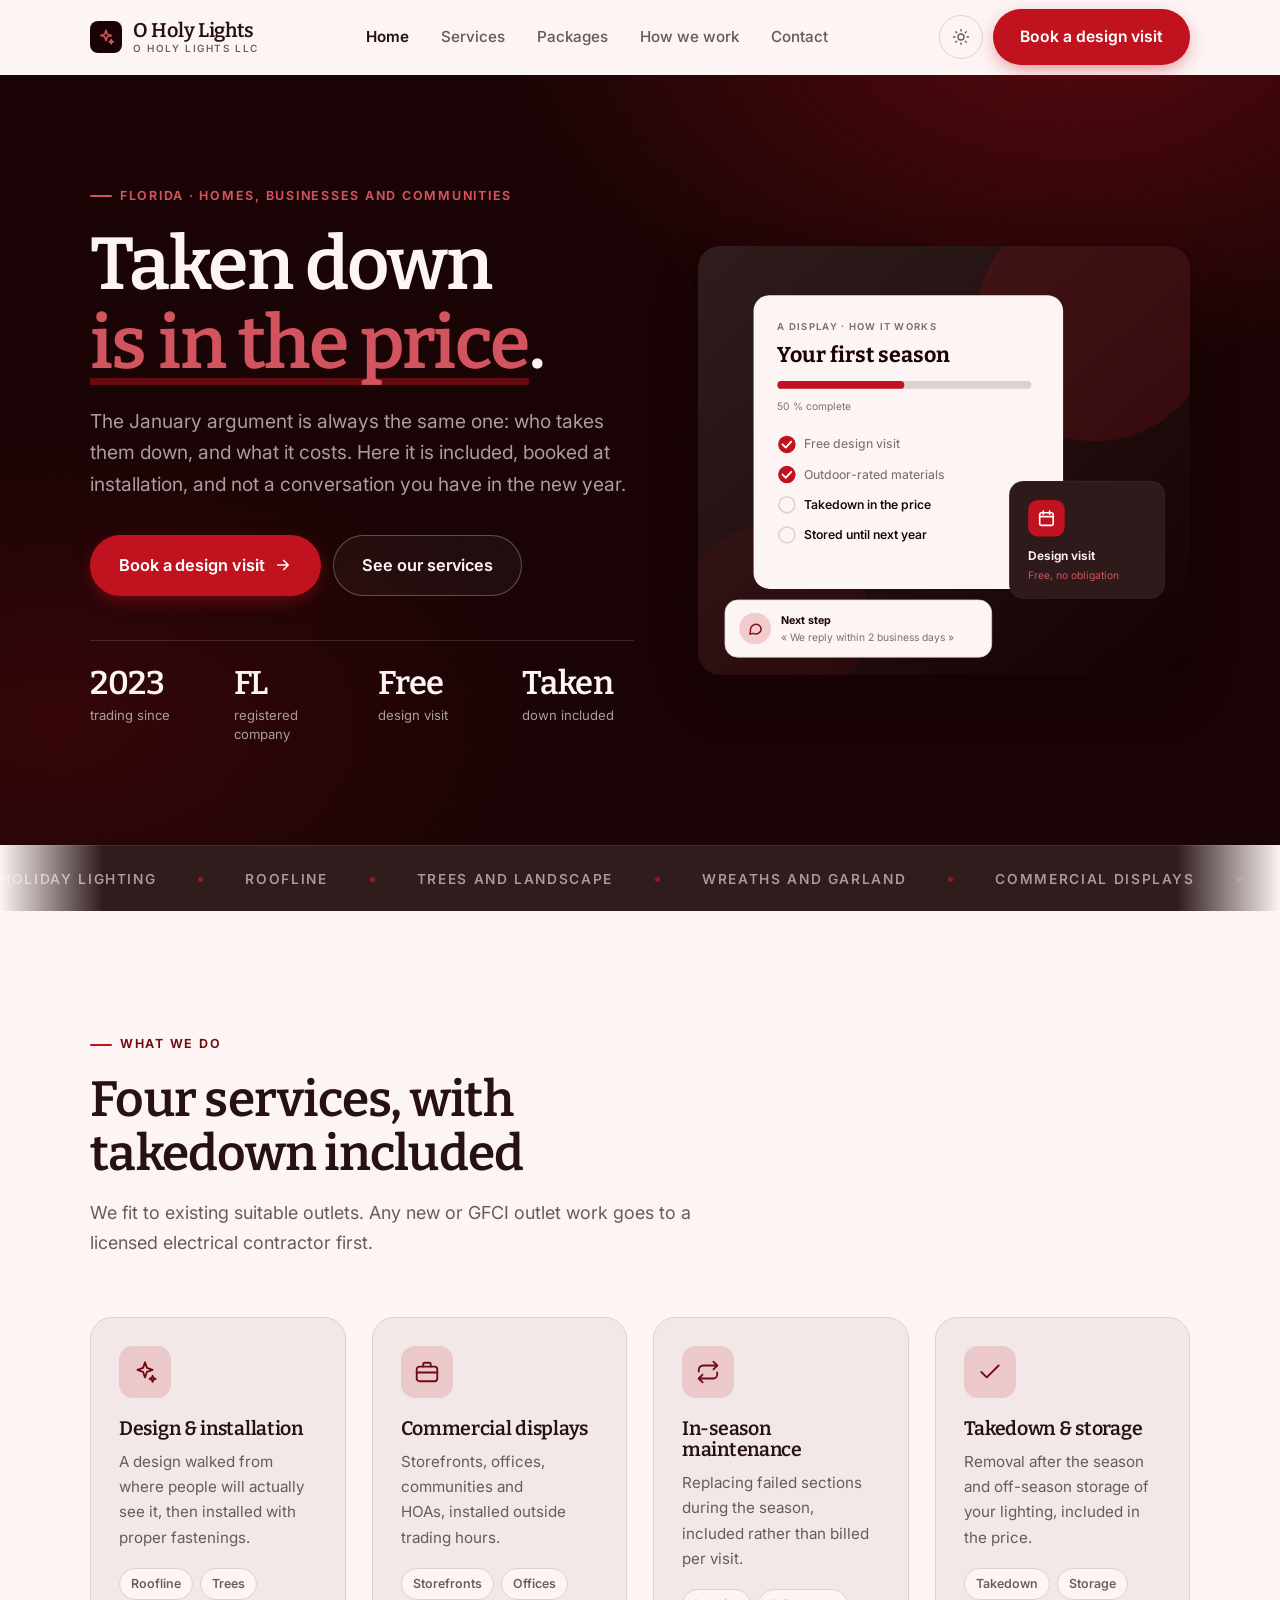
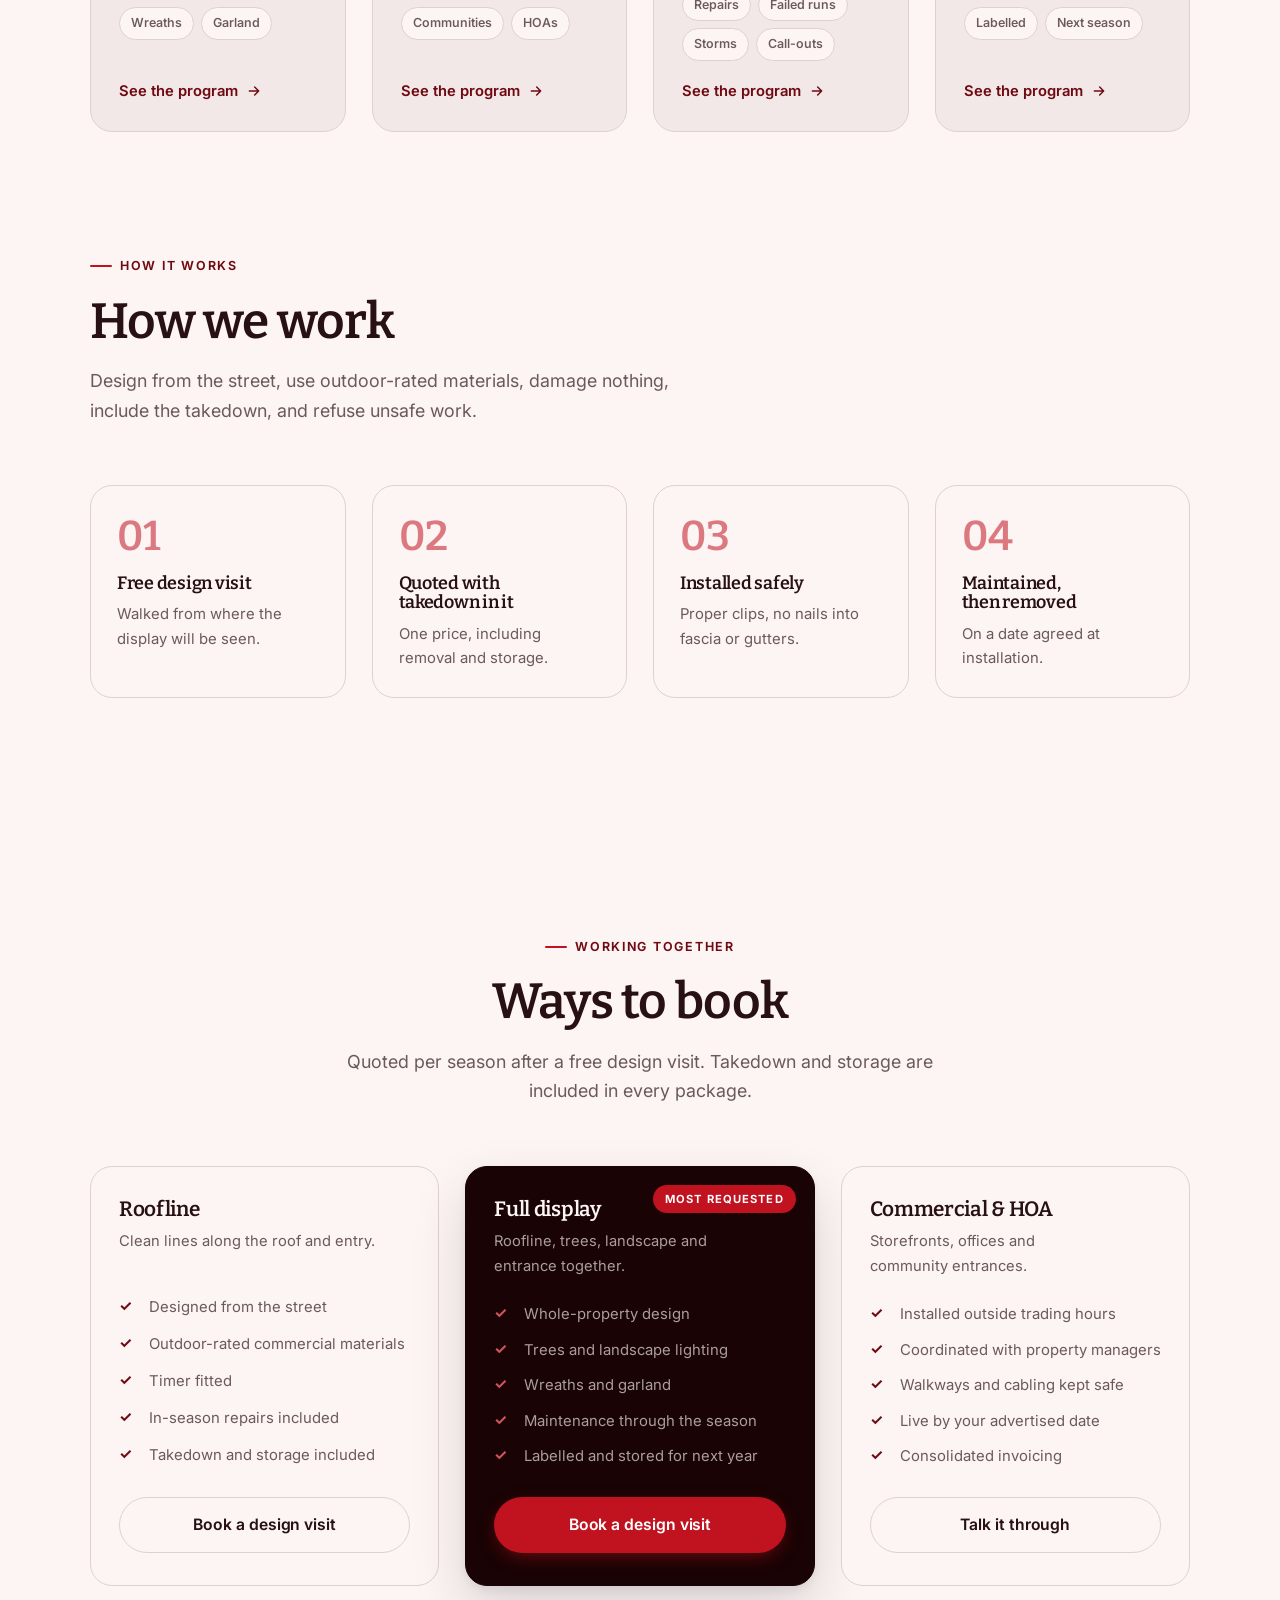
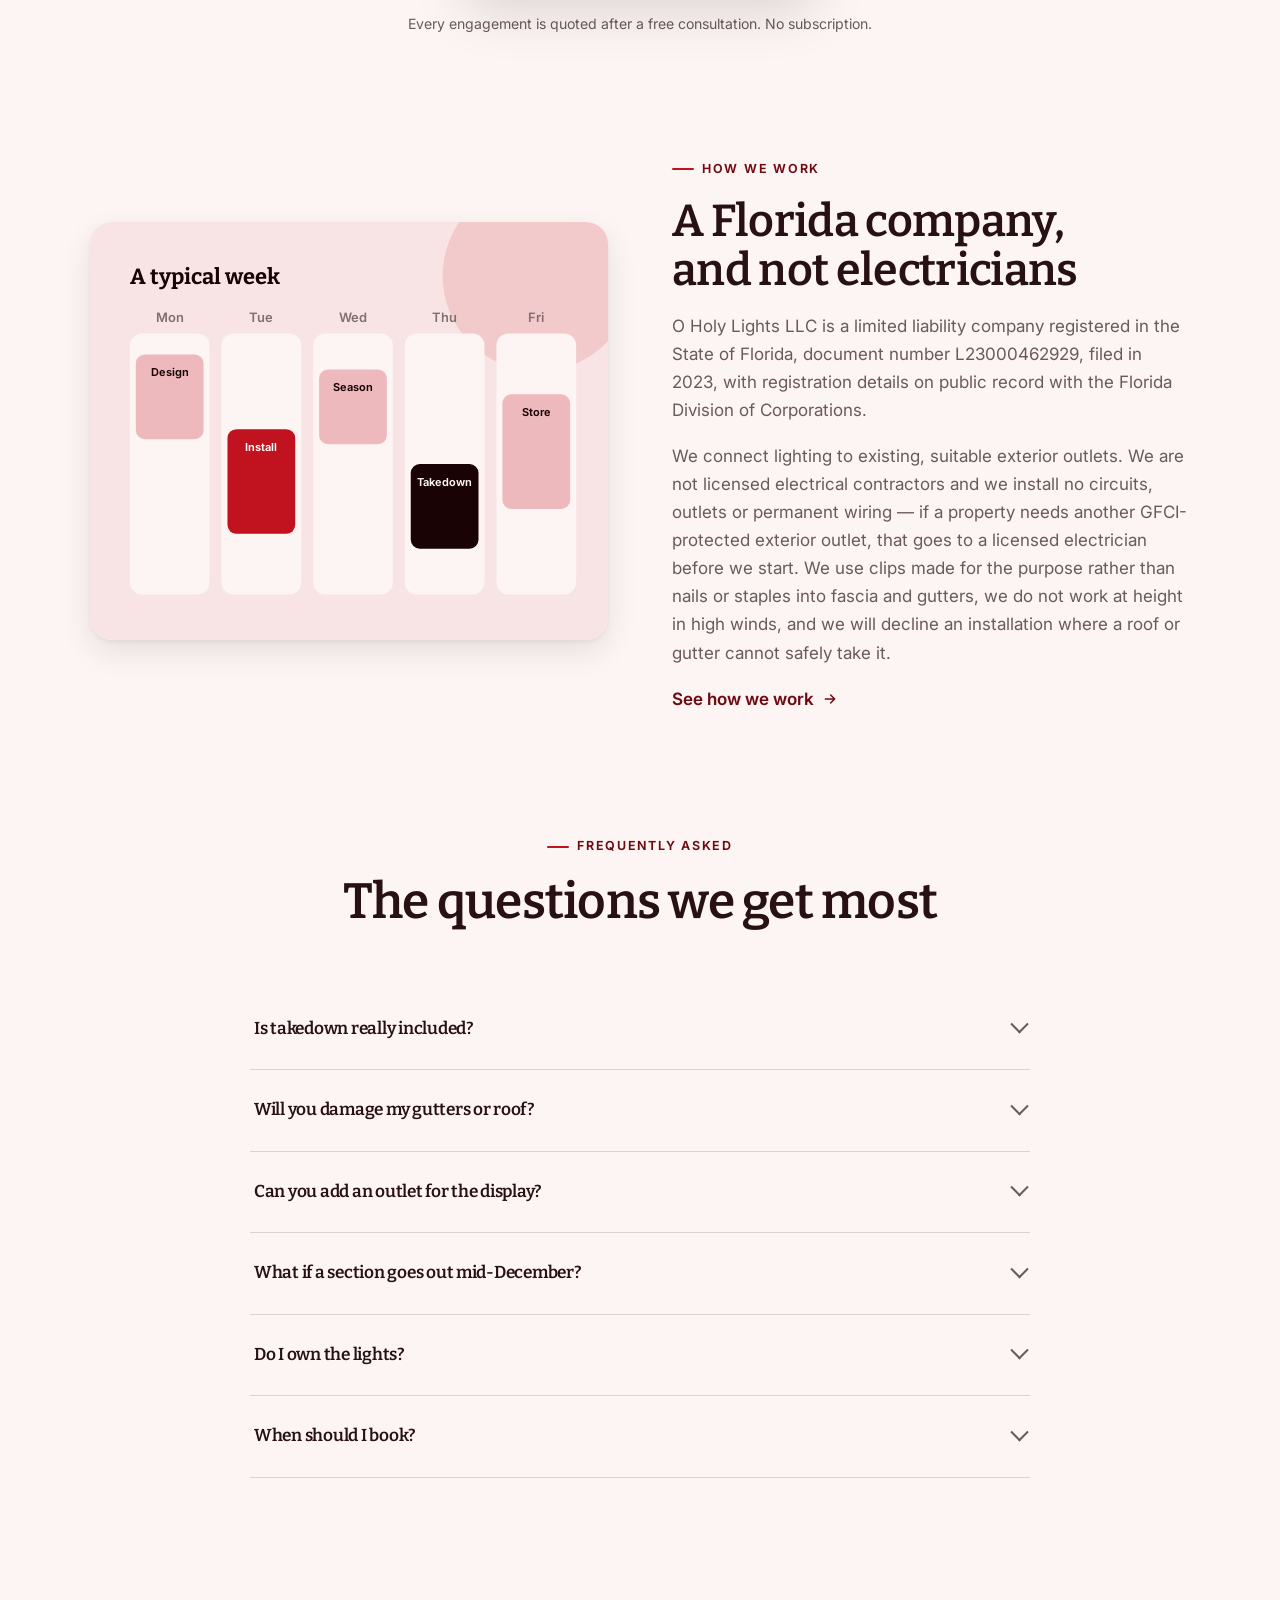
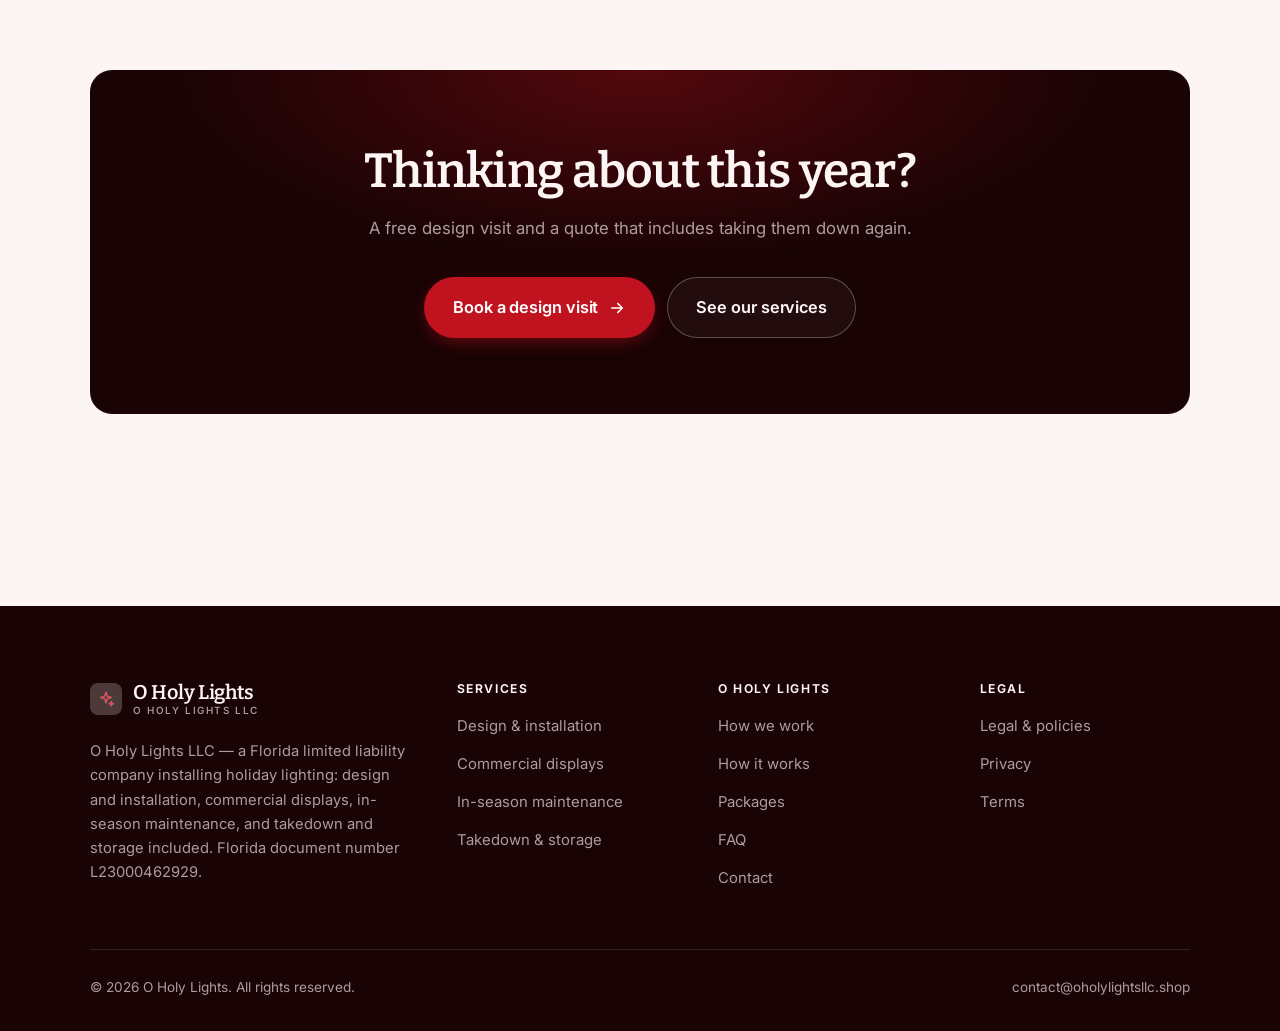
<file: index.html>
<!DOCTYPE html>
<html lang="en" class="no-js">
<head>
<meta charset="utf-8">
<meta name="viewport" content="width=device-width, initial-scale=1">
<title>O Holy Lights LLC — holiday lighting installation in Florida</title>
<meta name="description" content="O Holy Lights LLC, a Florida holiday lighting company: design and installation for homes and businesses, in-season maintenance, and takedown and storage included in the price.">
<link rel="canonical" href="https://oholylightsllc.shop/">

<meta property="og:type" content="website">
<meta property="og:url" content="https://oholylightsllc.shop/">
<meta property="og:site_name" content="O Holy Lights">
<meta property="og:locale" content="en_US">
<meta property="og:title" content="O Holy Lights LLC — holiday lighting installation in Florida">
<meta property="og:description" content="O Holy Lights LLC, a Florida holiday lighting company: design and installation for homes and businesses, in-season maintenance, and takedown and storage included in the price.">
<meta name="theme-color" content="#190304">

<link rel="icon" href="assets/img/favicon.svg" type="image/svg+xml">
<link rel="preconnect" href="https://fonts.googleapis.com">
<link rel="preconnect" href="https://fonts.gstatic.com" crossorigin>
<link rel="stylesheet" href="https://fonts.googleapis.com/css2?family=Bitter:wght@400;600;700&family=Inter:wght@400..700&display=swap">
<link rel="stylesheet" href="assets/css/style.css">

<!-- Thème appliqué avant le premier rendu (évite le flash) -->
<script>
document.documentElement.classList.remove('no-js');
(function(){try{var t=localStorage.getItem('site-theme');if(t){document.documentElement.setAttribute('data-theme',t);}}catch(e){}})();
</script>
<script type="application/ld+json">
{
  "@context": "https://schema.org",
  "@type": "Organization",
  "name": "O Holy Lights",
  "url": "https://oholylightsllc.shop/",
  "email": "contact@oholylightsllc.shop",
  "description": "O Holy Lights LLC, a Florida holiday lighting company: design and installation for homes and businesses, in-season maintenance, and takedown and storage included in the price.",
  "areaServed": "US",
  "knowsLanguage": "en"
}
</script>
</head>

<body>
<a class="skip-link" href="#main">Skip to main content</a>

<header class="site-header">
  <nav class="wrap nav" aria-label="Main navigation">
    <a class="brand" href="index.html">
      <svg class="brand__mark" viewBox="0 0 64 64" aria-hidden="true">
        <rect class="bm-bg" width="64" height="64" rx="16"/>
        <g class="bm-ic" transform="translate(14 14) scale(1.5)" fill="none" stroke-width="2.1" stroke-linecap="round" stroke-linejoin="round"><path d="M12 3l1.8 5.2L19 10l-5.2 1.8L12 17l-1.8-5.2L5 10l5.2-1.8zM19 15.5l.8 2 2 .8-2 .8-.8 2-.8-2-2-.8 2-.8z"/></g>
      </svg>
      <span>O Holy Lights<span class="brand__sub">O Holy Lights LLC</span></span>
    </a>

    <ul class="nav__links" id="nav-links">
      <li><a href="index.html" aria-current="page">Home</a></li>
      <li><a href="programs.html">Services</a></li>
      <li><a href="index.html#pricing">Packages</a></li>
      <li><a href="about.html">How we work</a></li>
      <li><a href="contact.html">Contact</a></li>
      <li><a class="btn btn--primary" href="contact.html">Book a design visit</a></li>
    </ul>

    <div class="nav__cta">
      <button class="theme-toggle" type="button" aria-label="Switch to dark theme">
        <svg class="icon-sun" viewBox="0 0 24 24" fill="none" stroke="currentColor" stroke-width="1.8" stroke-linecap="round" aria-hidden="true"><circle cx="12" cy="12" r="4"/><path d="M12 2v2m0 16v2M2 12h2m16 0h2M4.9 4.9l1.4 1.4m11.4 11.4 1.4 1.4M19.1 4.9l-1.4 1.4M6.3 17.7l-1.4 1.4"/></svg>
        <svg class="icon-moon" viewBox="0 0 24 24" fill="none" stroke="currentColor" stroke-width="1.8" stroke-linecap="round" stroke-linejoin="round" aria-hidden="true"><path d="M21 12.8A9 9 0 1 1 11.2 3a7 7 0 0 0 9.8 9.8z"/></svg>
      </button>
      <a class="btn btn--primary" href="contact.html">Book a design visit</a>
      <button class="nav__toggle" type="button" aria-expanded="false" aria-controls="nav-links" aria-label="Open menu">
        <svg class="icon-open" viewBox="0 0 24 24" fill="none" stroke="currentColor" stroke-width="2" stroke-linecap="round" aria-hidden="true"><path d="M3 6h18M3 12h18M3 18h18"/></svg>
        <svg class="icon-close" viewBox="0 0 24 24" fill="none" stroke="currentColor" stroke-width="2" stroke-linecap="round" aria-hidden="true"><path d="M6 6l12 12M18 6L6 18"/></svg>
      </button>
    </div>
  </nav>
</header>

<main id="main">

<section class="hero">
  <div class="wrap hero__inner">
    <div>
      <span class="eyebrow hero__eyebrow">Florida · Homes, businesses and communities</span>
      <h1>Taken down<br> <em>is in the price</em>.</h1>
      <p class="hero__lede">The January argument is always the same one: who takes them down, and what it costs. Here it is included, booked at installation, and not a conversation you have in the new year.</p>

      <div class="hero__actions">
        <a class="btn btn--primary btn--lg" href="contact.html">Book a design visit <svg viewBox="0 0 24 24" fill="none" stroke="currentColor" stroke-width="2.2" stroke-linecap="round" stroke-linejoin="round" aria-hidden="true"><path d="M5 12h14M13 6l6 6-6 6"/></svg></a>
        <a class="btn btn--on-dark btn--lg" href="programs.html">See our services</a>
      </div>

      <ul class="hero__proof">
        <li><span class="stat__num">2023</span><span class="stat__label">trading since</span></li>
        <li><span class="stat__num">FL</span><span class="stat__label">registered company</span></li>
        <li><span class="stat__num">Free</span><span class="stat__label">design visit</span></li>
        <li><span class="stat__num">Taken</span><span class="stat__label">down included</span></li>
      </ul>
    </div>

    <div class="hero__art">
      <svg viewBox="0 0 620 540" role="img" aria-label="How a holiday lighting installation works, from free design visit to storage.">
        <defs>
          <linearGradient id="hbg" x1="0" y1="0" x2="1" y2="1">
            <stop offset="0" stop-color="#301c1d"/><stop offset="1" stop-color="#140203"/>
          </linearGradient>
        </defs>
        <rect width="620" height="540" rx="22" fill="url(#hbg)"/>
        <circle cx="500" cy="96" r="150" fill="#c1121f" opacity=".16"/>
        <circle cx="96" cy="470" r="120" fill="#c1121f" opacity=".08"/>

        <g style="font-family: var(--font-body)">
          <!-- Carte programme -->
          <rect x="70" y="62" width="390" height="370" rx="20" fill="#fdf4f4"/>
          <text x="100" y="106" font-size="12" font-weight="650" letter-spacing="1.6" fill="#806f70">A DISPLAY · HOW IT WORKS</text>
          <text x="100" y="146" font-size="27" font-weight="700" fill="#190304" style="font-family: var(--font-display)">Your first season</text>
          <rect x="100" y="170" width="320" height="10" rx="5" fill="#ddd2d2"/>
          <rect x="100" y="170" width="160" height="10" rx="5" fill="#c1121f"/>
          <text x="100" y="206" font-size="13" fill="#806f70">50 % complete</text>
          <circle cx="112" cy="250" r="11" fill="#c1121f"/><path d="M106.5 250l4 4 7-7.5" fill="none" stroke="#ffffff" stroke-width="2.4" stroke-linecap="round" stroke-linejoin="round"/><text x="134" y="255" font-size="15.5" fill="#806f70" font-weight="450">Free design visit</text>
          <circle cx="112" cy="288" r="11" fill="#c1121f"/><path d="M106.5 288l4 4 7-7.5" fill="none" stroke="#ffffff" stroke-width="2.4" stroke-linecap="round" stroke-linejoin="round"/><text x="134" y="293" font-size="15.5" fill="#806f70" font-weight="450">Outdoor-rated materials</text>
          <circle cx="112" cy="326" r="10" fill="none" stroke="#ddd2d2" stroke-width="2"/><text x="134" y="331" font-size="15.5" fill="#190304" font-weight="560">Takedown in the price</text>
          <circle cx="112" cy="364" r="10" fill="none" stroke="#ddd2d2" stroke-width="2"/><text x="134" y="369" font-size="15.5" fill="#190304" font-weight="560">Stored until next year</text>

          <!-- Carte séance -->
          <rect x="392" y="296" width="196" height="148" rx="18" fill="#2e1a1b" stroke="#ffffff" stroke-opacity=".08"/>
          <rect x="416" y="320" width="46" height="46" rx="12" fill="#c1121f"/>
          <g transform="translate(427 331)" fill="none" stroke="#ffffff" color="#ffffff" stroke-width="2" stroke-linecap="round" stroke-linejoin="round"><rect x="3.5" y="5" width="17" height="16" rx="2.5"/><path d="M8 3v4M16 3v4M3.5 10h17"/></g>
          <text x="416" y="396" font-size="15" font-weight="650" fill="#fdf4f4">Design visit</text>
          <text x="416" y="420" font-size="13" fill="#d2545e">Free, no obligation</text>

          <!-- Retour du coach -->
          <rect x="34" y="446" width="336" height="72" rx="16" fill="#fdf4f4" stroke="#ddd2d2"/>
          <circle cx="72" cy="482" r="20" fill="#f2cbce"/>
          <g transform="translate(62 472) scale(.84)" fill="none" stroke="#7d0c14" stroke-width="2.2" stroke-linecap="round" stroke-linejoin="round"><path d="M21 12a8 8 0 0 1-11.6 7.1L4 20l1-4.6A8 8 0 1 1 21 12z"/></g>
          <text x="104" y="476" font-size="13.5" font-weight="700" fill="#190304">Next step</text>
          <text x="104" y="498" font-size="13" fill="#806f70">« We reply within 2 business days »</text>
        </g>
      </svg>
    </div>
  </div>
</section>

<div class="marquee" aria-hidden="true">
  <div class="marquee__track"><span>Holiday lighting</span><span>Roofline</span><span>Trees and landscape</span><span>Wreaths and garland</span><span>Commercial displays</span><span>Timers</span><span>In-season repairs</span><span>Takedown included</span><span>Storage</span><span>Outdoor rated</span><span>Holiday lighting</span><span>Roofline</span><span>Trees and landscape</span><span>Wreaths and garland</span><span>Commercial displays</span><span>Timers</span><span>In-season repairs</span><span>Takedown included</span><span>Storage</span><span>Outdoor rated</span></div>
</div>

<section class="section wrap" id="programs">
  <div class="section-head reveal">
    <span class="eyebrow">What we do</span>
    <h2>Four services, with takedown included</h2>
    <p>We fit to existing suitable outlets. Any new or GFCI outlet work goes to a licensed electrical contractor first.</p>
  </div>
  <div class="grid grid--4 reveal-group">
    <a class="card" href="programs.html#design">
      <div class="card__icon"><svg viewBox="0 0 24 24" fill="none" stroke="currentColor" stroke-width="1.7" stroke-linecap="round" stroke-linejoin="round" aria-hidden="true"><path d="M12 3l1.8 5.2L19 10l-5.2 1.8L12 17l-1.8-5.2L5 10l5.2-1.8zM19 15.5l.8 2 2 .8-2 .8-.8 2-.8-2-2-.8 2-.8z"/></svg></div>
      <h3>Design &amp; installation</h3>
      <p>A design walked from where people will actually see it, then installed with proper fastenings.</p>
      <ul class="tags"><li>Roofline</li><li>Trees</li><li>Wreaths</li><li>Garland</li></ul>
      <span class="arrow-link">See the program <svg viewBox="0 0 24 24" fill="none" stroke="currentColor" stroke-width="2.2" stroke-linecap="round" stroke-linejoin="round" aria-hidden="true"><path d="M5 12h14M13 6l6 6-6 6"/></svg></span>
    </a>
    <a class="card" href="programs.html#commercial">
      <div class="card__icon"><svg viewBox="0 0 24 24" fill="none" stroke="currentColor" stroke-width="1.7" stroke-linecap="round" stroke-linejoin="round" aria-hidden="true"><rect x="2.5" y="7" width="19" height="13.5" rx="2.5"/><path d="M8.5 7V5a1.5 1.5 0 0 1 1.5-1.5h4A1.5 1.5 0 0 1 15.5 5v2M2.5 12.5h19"/></svg></div>
      <h3>Commercial displays</h3>
      <p>Storefronts, offices, communities and HOAs, installed outside trading hours.</p>
      <ul class="tags"><li>Storefronts</li><li>Offices</li><li>Communities</li><li>HOAs</li></ul>
      <span class="arrow-link">See the program <svg viewBox="0 0 24 24" fill="none" stroke="currentColor" stroke-width="2.2" stroke-linecap="round" stroke-linejoin="round" aria-hidden="true"><path d="M5 12h14M13 6l6 6-6 6"/></svg></span>
    </a>
    <a class="card" href="programs.html#maintenance">
      <div class="card__icon"><svg viewBox="0 0 24 24" fill="none" stroke="currentColor" stroke-width="1.7" stroke-linecap="round" stroke-linejoin="round" aria-hidden="true"><path d="M17 2.5l3.5 3.5L17 9.5"/><path d="M3.5 11.5V10A4 4 0 0 1 7.5 6h13M7 21.5 3.5 18 7 14.5"/><path d="M20.5 12.5V14a4 4 0 0 1-4 4h-13"/></svg></div>
      <h3>In-season maintenance</h3>
      <p>Replacing failed sections during the season, included rather than billed per visit.</p>
      <ul class="tags"><li>Repairs</li><li>Failed runs</li><li>Storms</li><li>Call-outs</li></ul>
      <span class="arrow-link">See the program <svg viewBox="0 0 24 24" fill="none" stroke="currentColor" stroke-width="2.2" stroke-linecap="round" stroke-linejoin="round" aria-hidden="true"><path d="M5 12h14M13 6l6 6-6 6"/></svg></span>
    </a>
    <a class="card" href="programs.html#takedown">
      <div class="card__icon"><svg viewBox="0 0 24 24" fill="none" stroke="currentColor" stroke-width="1.7" stroke-linecap="round" stroke-linejoin="round" aria-hidden="true"><path d="M20 6 9 17l-5-5"/></svg></div>
      <h3>Takedown &amp; storage</h3>
      <p>Removal after the season and off-season storage of your lighting, included in the price.</p>
      <ul class="tags"><li>Takedown</li><li>Storage</li><li>Labelled</li><li>Next season</li></ul>
      <span class="arrow-link">See the program <svg viewBox="0 0 24 24" fill="none" stroke="currentColor" stroke-width="2.2" stroke-linecap="round" stroke-linejoin="round" aria-hidden="true"><path d="M5 12h14M13 6l6 6-6 6"/></svg></span>
    </a>
  </div>
</section>

<section class="section section--flush wrap" id="how-it-works">
  <div class="section-head reveal">
    <span class="eyebrow">How it works</span>
    <h2>How we work</h2>
    <p>Design from the street, use outdoor-rated materials, damage nothing, include the takedown, and refuse unsafe work.</p>
  </div>
  <div class="grid grid--4 steps reveal-group">
    <article class="step">
      <h3>Free design visit</h3>
      <p>Walked from where the display will be seen.</p>
    </article>
    <article class="step">
      <h3>Quoted with takedown in it</h3>
      <p>One price, including removal and storage.</p>
    </article>
    <article class="step">
      <h3>Installed safely</h3>
      <p>Proper clips, no nails into fascia or gutters.</p>
    </article>
    <article class="step">
      <h3>Maintained, then removed</h3>
      <p>On a date agreed at installation.</p>
    </article>
  </div>
</section>

<section class="section wrap" id="pricing">
  <div class="section-head section-head--center reveal">
    <span class="eyebrow">Working together</span>
    <h2>Ways to book</h2>
    <p>Quoted per season after a free design visit. Takedown and storage are included in every package.</p>
  </div>
  <div class="grid grid--3 plans reveal-group">
    <article class="plan">
      
      <h3>Roofline</h3>
      <p class="plan__desc">Clean lines along the roof and entry.</p>
      
      <ul class="plan__features">
        <li>Designed from the street</li>
        <li>Outdoor-rated commercial materials</li>
        <li>Timer fitted</li>
        <li>In-season repairs included</li>
        <li>Takedown and storage included</li>
      </ul>
      <a class="btn btn--ghost btn--block" href="contact.html">Book a design visit</a>
    </article>
    <article class="plan plan--featured">
      <span class="plan__tag">Most requested</span>
      <h3>Full display</h3>
      <p class="plan__desc">Roofline, trees, landscape and entrance together.</p>
      
      <ul class="plan__features">
        <li>Whole-property design</li>
        <li>Trees and landscape lighting</li>
        <li>Wreaths and garland</li>
        <li>Maintenance through the season</li>
        <li>Labelled and stored for next year</li>
      </ul>
      <a class="btn btn--primary btn--block" href="contact.html">Book a design visit</a>
    </article>
    <article class="plan">
      
      <h3>Commercial &amp; HOA</h3>
      <p class="plan__desc">Storefronts, offices and community entrances.</p>
      
      <ul class="plan__features">
        <li>Installed outside trading hours</li>
        <li>Coordinated with property managers</li>
        <li>Walkways and cabling kept safe</li>
        <li>Live by your advertised date</li>
        <li>Consolidated invoicing</li>
      </ul>
      <a class="btn btn--ghost btn--block" href="contact.html">Talk it through</a>
    </article>
  </div>
  <p class="plans-note">Every engagement is quoted after a free consultation. No subscription.</p>
</section>

<section class="section section--flush wrap">
  <div class="split reveal">
    <div class="split__art">
      <svg viewBox="0 0 520 420" role="img" aria-label="Example of a typical week: Design, Install, Season, Takedown, Store.">
        <rect width="520" height="420" rx="20" fill="#f9e4e5"/>
        <circle cx="450" cy="54" r="96" fill="#c1121f" opacity=".12"/>
        <g style="font-family: var(--font-body)">
        <text x="40" y="62" font-size="22" font-weight="700" fill="#190304" style="font-family: var(--font-display)">A typical week</text>
        <text x="80" y="100" text-anchor="middle" font-size="13" font-weight="600" fill="#806f70">Mon</text>
        <rect x="40" y="112" width="80" height="262" rx="12" fill="#fdf4f4"/>
        <rect x="46" y="133" width="68" height="85" rx="9" fill="#edb9bd"/>
        <text x="80" y="155" text-anchor="middle" font-size="11" font-weight="650" fill="#190304">Design</text>
        <text x="172" y="100" text-anchor="middle" font-size="13" font-weight="600" fill="#806f70">Tue</text>
        <rect x="132" y="112" width="80" height="262" rx="12" fill="#fdf4f4"/>
        <rect x="138" y="208" width="68" height="105" rx="9" fill="#c1121f"/>
        <text x="172" y="230" text-anchor="middle" font-size="11" font-weight="650" fill="#ffffff">Install</text>
        <text x="264" y="100" text-anchor="middle" font-size="13" font-weight="600" fill="#806f70">Wed</text>
        <rect x="224" y="112" width="80" height="262" rx="12" fill="#fdf4f4"/>
        <rect x="230" y="148" width="68" height="75" rx="9" fill="#edb9bd"/>
        <text x="264" y="170" text-anchor="middle" font-size="11" font-weight="650" fill="#190304">Season</text>
        <text x="356" y="100" text-anchor="middle" font-size="13" font-weight="600" fill="#806f70">Thu</text>
        <rect x="316" y="112" width="80" height="262" rx="12" fill="#fdf4f4"/>
        <rect x="322" y="243" width="68" height="85" rx="9" fill="#190304"/>
        <text x="356" y="265" text-anchor="middle" font-size="11" font-weight="650" fill="#fdf4f4">Takedown</text>
        <text x="448" y="100" text-anchor="middle" font-size="13" font-weight="600" fill="#806f70">Fri</text>
        <rect x="408" y="112" width="80" height="262" rx="12" fill="#fdf4f4"/>
        <rect x="414" y="173" width="68" height="115" rx="9" fill="#edb9bd"/>
        <text x="448" y="195" text-anchor="middle" font-size="11" font-weight="650" fill="#190304">Store</text>
        </g>
      </svg>
    </div>
    <div>
      <span class="eyebrow">How we work</span>
      <h2>A Florida company, and not electricians</h2>
      <p>O Holy Lights LLC is a limited liability company registered in the State of Florida, document number L23000462929, filed in 2023, with registration details on public record with the Florida Division of Corporations.</p>
      <p>We connect lighting to existing, suitable exterior outlets. We are not licensed electrical contractors and we install no circuits, outlets or permanent wiring — if a property needs another GFCI-protected exterior outlet, that goes to a licensed electrician before we start. We use clips made for the purpose rather than nails or staples into fascia and gutters, we do not work at height in high winds, and we will decline an installation where a roof or gutter cannot safely take it.</p>
      <p><a class="arrow-link" href="about.html">See how we work <svg viewBox="0 0 24 24" fill="none" stroke="currentColor" stroke-width="2.2" stroke-linecap="round" stroke-linejoin="round" aria-hidden="true"><path d="M5 12h14M13 6l6 6-6 6"/></svg></a></p>
    </div>
  </div>
</section>

<section class="section section--flush wrap" id="faq">
  <div class="section-head section-head--center reveal">
    <span class="eyebrow">Frequently asked</span>
    <h2>The questions we get most</h2>
  </div>
  <div class="faq reveal">
    <details>
      <summary>Is takedown really included?</summary>
      <p>Yes, and the date is set when we install. A company that charges separately for removal in January is relying on you having forgotten to ask in October.</p>
    </details>
    <details>
      <summary>Will you damage my gutters or roof?</summary>
      <p>Not with nails or staples — we use clips designed for the purpose. If gutters or fascia are too fragile to carry a run safely, we will tell you rather than fixing to them anyway.</p>
    </details>
    <details>
      <summary>Can you add an outlet for the display?</summary>
      <p>No. We are not licensed electricians. If you need another exterior GFCI outlet, a licensed electrical contractor needs to install it first, and we will say so at the design visit.</p>
    </details>
    <details>
      <summary>What if a section goes out mid-December?</summary>
      <p>Tell us and we will come and replace it. In-season maintenance is part of the package, not a call-out charge.</p>
    </details>
    <details>
      <summary>Do I own the lights?</summary>
      <p>That depends on the package and is stated in the quote. Either way we label and store everything off-season so next year is faster to install.</p>
    </details>
    <details>
      <summary>When should I book?</summary>
      <p>Earlier than feels necessary. Installation schedules fill through the autumn, and the last two weeks before the season are usually full.</p>
    </details>
  </div>
</section>

<section class="wrap section--tight">
  <div class="cta-band reveal">
    <h2>Thinking about this year?</h2>
    <p>A free design visit and a quote that includes taking them down again.</p>
    <div class="hero__actions">
      <a class="btn btn--primary btn--lg" href="contact.html">Book a design visit <svg viewBox="0 0 24 24" fill="none" stroke="currentColor" stroke-width="2.2" stroke-linecap="round" stroke-linejoin="round" aria-hidden="true"><path d="M5 12h14M13 6l6 6-6 6"/></svg></a>
      <a class="btn btn--on-dark btn--lg" href="programs.html">See our services</a>
    </div>
  </div>
</section>

</main>

<footer class="site-footer">
  <div class="wrap">
    <div class="footer__grid">
      <div class="footer__brand">
        <a class="brand" href="index.html">
          <svg class="brand__mark" viewBox="0 0 64 64" aria-hidden="true">
        <rect class="bm-bg" width="64" height="64" rx="16"/>
        <g class="bm-ic" transform="translate(14 14) scale(1.5)" fill="none" stroke-width="2.1" stroke-linecap="round" stroke-linejoin="round"><path d="M12 3l1.8 5.2L19 10l-5.2 1.8L12 17l-1.8-5.2L5 10l5.2-1.8zM19 15.5l.8 2 2 .8-2 .8-.8 2-.8-2-2-.8 2-.8z"/></g>
      </svg>
          <span>O Holy Lights<span class="brand__sub">O Holy Lights LLC</span></span>
        </a>
        <p>O Holy Lights LLC — a Florida limited liability company installing holiday lighting: design and installation, commercial displays, in-season maintenance, and takedown and storage included. Florida document number L23000462929.</p>
      </div>

      <div class="footer__col">
        <h4>Services</h4>
        <ul>
          <li><a href="programs.html#design">Design &amp; installation</a></li>
          <li><a href="programs.html#commercial">Commercial displays</a></li>
          <li><a href="programs.html#maintenance">In-season maintenance</a></li>
          <li><a href="programs.html#takedown">Takedown &amp; storage</a></li>
        </ul>
      </div>

      <div class="footer__col">
        <h4>O Holy Lights</h4>
        <ul>
          <li><a href="about.html">How we work</a></li>
          <li><a href="index.html#how-it-works">How it works</a></li>
          <li><a href="index.html#pricing">Packages</a></li>
          <li><a href="index.html#faq">FAQ</a></li>
          <li><a href="contact.html">Contact</a></li>
        </ul>
      </div>

      <div class="footer__col">
        <h4>Legal</h4>
        <ul>
          <li><a href="legal.html">Legal &amp; policies</a></li>
          <li><a href="legal.html#privacy">Privacy</a></li>
          <li><a href="legal.html#terms">Terms</a></li>
        </ul>
      </div>
    </div>

    <div class="footer__bottom">
      <p>© <span data-year>2026</span> O Holy Lights. All rights reserved.</p>
      <p><a href="mailto:contact@oholylightsllc.shop">contact@oholylightsllc.shop</a></p>
    </div>
  </div>
</footer>

<script src="assets/js/main.js" defer></script>
</body>
</html>
</file>
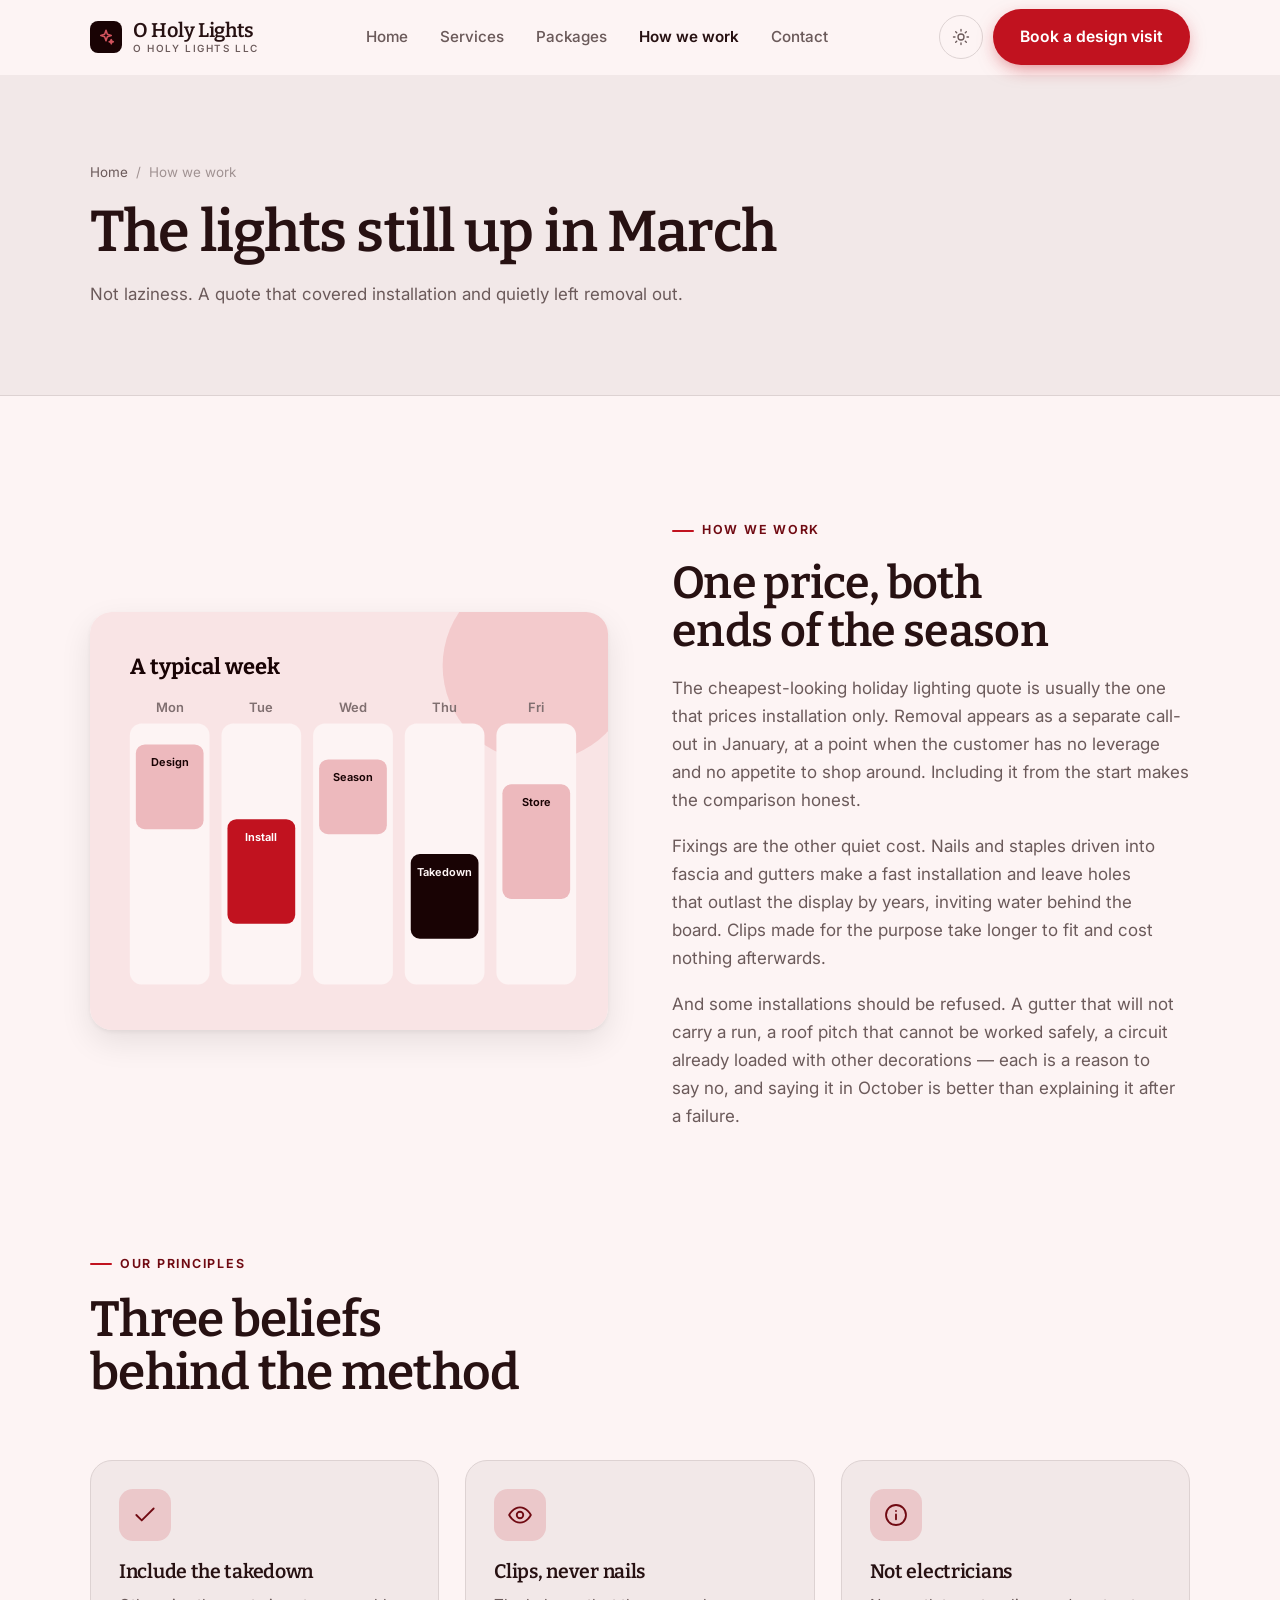
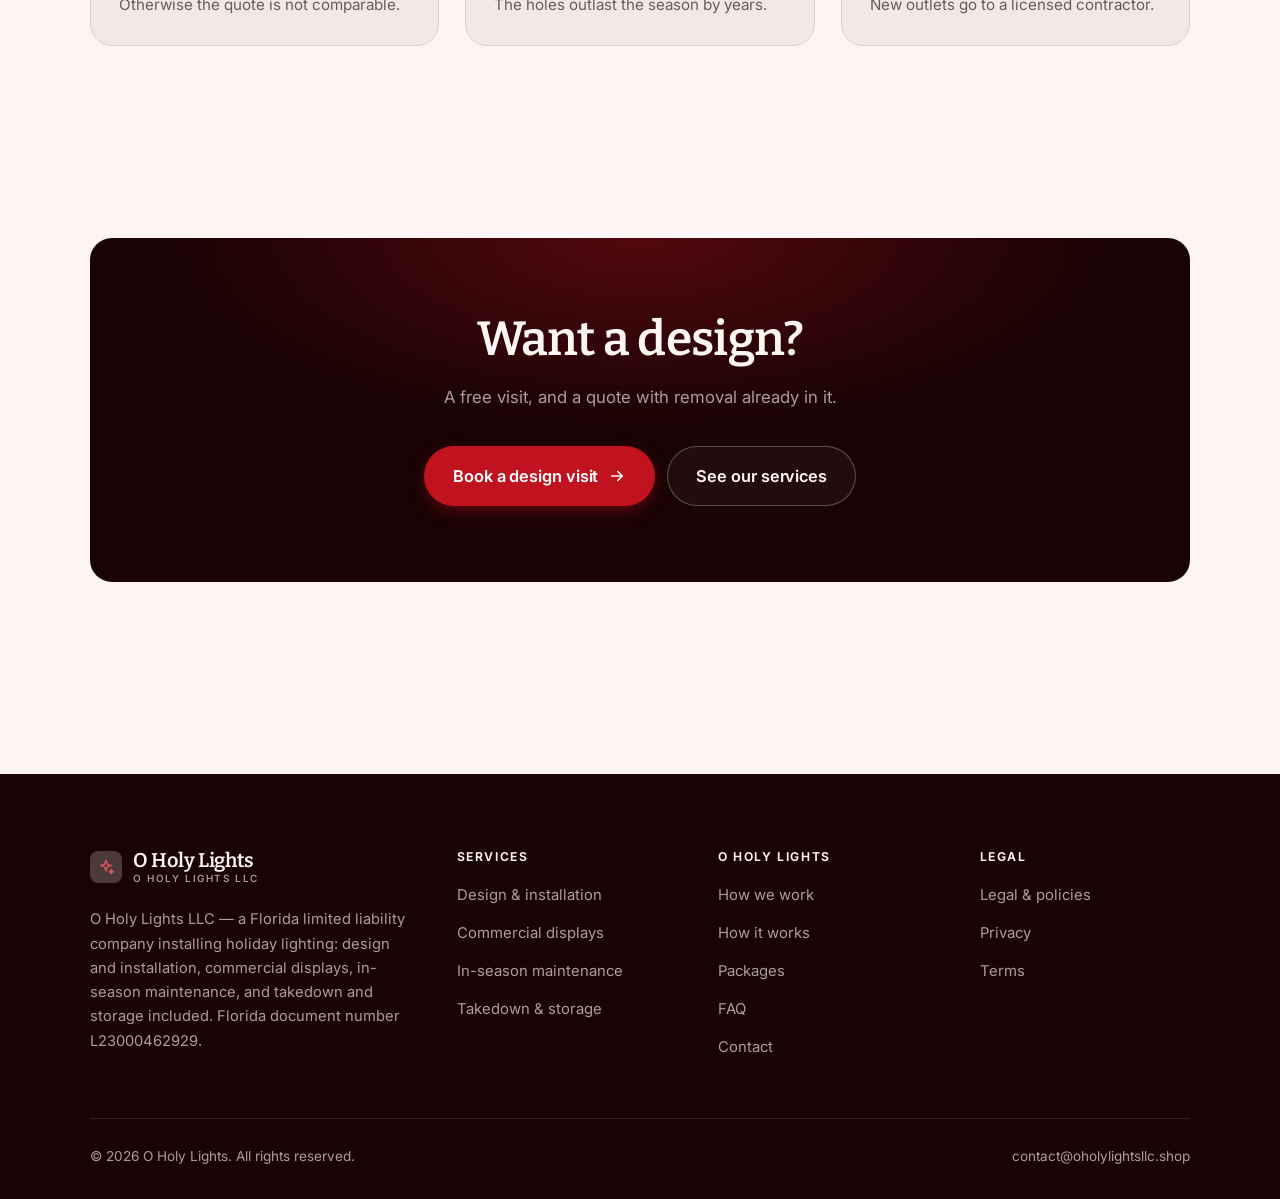
<file: about.html>
<!DOCTYPE html>
<html lang="en" class="no-js">
<head>
<meta charset="utf-8">
<meta name="viewport" content="width=device-width, initial-scale=1">
<title>How we work — O Holy Lights</title>
<meta name="description" content="About O Holy Lights LLC, a Florida holiday lighting installer, document number L23000462929.">
<link rel="canonical" href="https://oholylightsllc.shop/about.html">

<meta property="og:type" content="website">
<meta property="og:url" content="https://oholylightsllc.shop/about.html">
<meta property="og:site_name" content="O Holy Lights">
<meta property="og:locale" content="en_US">
<meta property="og:title" content="How we work — O Holy Lights">
<meta property="og:description" content="About O Holy Lights LLC, a Florida holiday lighting installer, document number L23000462929.">
<meta name="theme-color" content="#190304">

<link rel="icon" href="assets/img/favicon.svg" type="image/svg+xml">
<link rel="preconnect" href="https://fonts.googleapis.com">
<link rel="preconnect" href="https://fonts.gstatic.com" crossorigin>
<link rel="stylesheet" href="https://fonts.googleapis.com/css2?family=Bitter:wght@400;600;700&family=Inter:wght@400..700&display=swap">
<link rel="stylesheet" href="assets/css/style.css">

<!-- Thème appliqué avant le premier rendu (évite le flash) -->
<script>
document.documentElement.classList.remove('no-js');
(function(){try{var t=localStorage.getItem('site-theme');if(t){document.documentElement.setAttribute('data-theme',t);}}catch(e){}})();
</script>
</head>

<body>
<a class="skip-link" href="#main">Skip to main content</a>

<header class="site-header">
  <nav class="wrap nav" aria-label="Main navigation">
    <a class="brand" href="index.html">
      <svg class="brand__mark" viewBox="0 0 64 64" aria-hidden="true">
        <rect class="bm-bg" width="64" height="64" rx="16"/>
        <g class="bm-ic" transform="translate(14 14) scale(1.5)" fill="none" stroke-width="2.1" stroke-linecap="round" stroke-linejoin="round"><path d="M12 3l1.8 5.2L19 10l-5.2 1.8L12 17l-1.8-5.2L5 10l5.2-1.8zM19 15.5l.8 2 2 .8-2 .8-.8 2-.8-2-2-.8 2-.8z"/></g>
      </svg>
      <span>O Holy Lights<span class="brand__sub">O Holy Lights LLC</span></span>
    </a>

    <ul class="nav__links" id="nav-links">
      <li><a href="index.html">Home</a></li>
      <li><a href="programs.html">Services</a></li>
      <li><a href="index.html#pricing">Packages</a></li>
      <li><a href="about.html" aria-current="page">How we work</a></li>
      <li><a href="contact.html">Contact</a></li>
      <li><a class="btn btn--primary" href="contact.html">Book a design visit</a></li>
    </ul>

    <div class="nav__cta">
      <button class="theme-toggle" type="button" aria-label="Switch to dark theme">
        <svg class="icon-sun" viewBox="0 0 24 24" fill="none" stroke="currentColor" stroke-width="1.8" stroke-linecap="round" aria-hidden="true"><circle cx="12" cy="12" r="4"/><path d="M12 2v2m0 16v2M2 12h2m16 0h2M4.9 4.9l1.4 1.4m11.4 11.4 1.4 1.4M19.1 4.9l-1.4 1.4M6.3 17.7l-1.4 1.4"/></svg>
        <svg class="icon-moon" viewBox="0 0 24 24" fill="none" stroke="currentColor" stroke-width="1.8" stroke-linecap="round" stroke-linejoin="round" aria-hidden="true"><path d="M21 12.8A9 9 0 1 1 11.2 3a7 7 0 0 0 9.8 9.8z"/></svg>
      </button>
      <a class="btn btn--primary" href="contact.html">Book a design visit</a>
      <button class="nav__toggle" type="button" aria-expanded="false" aria-controls="nav-links" aria-label="Open menu">
        <svg class="icon-open" viewBox="0 0 24 24" fill="none" stroke="currentColor" stroke-width="2" stroke-linecap="round" aria-hidden="true"><path d="M3 6h18M3 12h18M3 18h18"/></svg>
        <svg class="icon-close" viewBox="0 0 24 24" fill="none" stroke="currentColor" stroke-width="2" stroke-linecap="round" aria-hidden="true"><path d="M6 6l12 12M18 6L6 18"/></svg>
      </button>
    </div>
  </nav>
</header>

<main id="main">

<section class="page-head">
  <div class="wrap">
    <nav class="breadcrumb" aria-label="Breadcrumb">
      <a href="index.html">Home</a><span>/</span><span aria-current="page">How we work</span>
    </nav>
    <h1>The lights still up in March</h1>
    <p>Not laziness. A quote that covered installation and quietly left removal out.</p>
  </div>
</section>

<section class="section wrap">
  <div class="split reveal">
    <div class="split__art">
      <svg viewBox="0 0 520 420" role="img" aria-label="Example of a typical week: Design, Install, Season, Takedown, Store.">
        <rect width="520" height="420" rx="20" fill="#f9e4e5"/>
        <circle cx="450" cy="54" r="96" fill="#c1121f" opacity=".12"/>
        <g style="font-family: var(--font-body)">
        <text x="40" y="62" font-size="22" font-weight="700" fill="#190304" style="font-family: var(--font-display)">A typical week</text>
        <text x="80" y="100" text-anchor="middle" font-size="13" font-weight="600" fill="#806f70">Mon</text>
        <rect x="40" y="112" width="80" height="262" rx="12" fill="#fdf4f4"/>
        <rect x="46" y="133" width="68" height="85" rx="9" fill="#edb9bd"/>
        <text x="80" y="155" text-anchor="middle" font-size="11" font-weight="650" fill="#190304">Design</text>
        <text x="172" y="100" text-anchor="middle" font-size="13" font-weight="600" fill="#806f70">Tue</text>
        <rect x="132" y="112" width="80" height="262" rx="12" fill="#fdf4f4"/>
        <rect x="138" y="208" width="68" height="105" rx="9" fill="#c1121f"/>
        <text x="172" y="230" text-anchor="middle" font-size="11" font-weight="650" fill="#ffffff">Install</text>
        <text x="264" y="100" text-anchor="middle" font-size="13" font-weight="600" fill="#806f70">Wed</text>
        <rect x="224" y="112" width="80" height="262" rx="12" fill="#fdf4f4"/>
        <rect x="230" y="148" width="68" height="75" rx="9" fill="#edb9bd"/>
        <text x="264" y="170" text-anchor="middle" font-size="11" font-weight="650" fill="#190304">Season</text>
        <text x="356" y="100" text-anchor="middle" font-size="13" font-weight="600" fill="#806f70">Thu</text>
        <rect x="316" y="112" width="80" height="262" rx="12" fill="#fdf4f4"/>
        <rect x="322" y="243" width="68" height="85" rx="9" fill="#190304"/>
        <text x="356" y="265" text-anchor="middle" font-size="11" font-weight="650" fill="#fdf4f4">Takedown</text>
        <text x="448" y="100" text-anchor="middle" font-size="13" font-weight="600" fill="#806f70">Fri</text>
        <rect x="408" y="112" width="80" height="262" rx="12" fill="#fdf4f4"/>
        <rect x="414" y="173" width="68" height="115" rx="9" fill="#edb9bd"/>
        <text x="448" y="195" text-anchor="middle" font-size="11" font-weight="650" fill="#190304">Store</text>
        </g>
      </svg>
    </div>
    <div>
      <span class="eyebrow">How we work</span>
      <h2>One price, both ends of the season</h2>
      <p>The cheapest-looking holiday lighting quote is usually the one that prices installation only. Removal appears as a separate call-out in January, at a point when the customer has no leverage and no appetite to shop around. Including it from the start makes the comparison honest.</p>
      <p>Fixings are the other quiet cost. Nails and staples driven into fascia and gutters make a fast installation and leave holes that outlast the display by years, inviting water behind the board. Clips made for the purpose take longer to fit and cost nothing afterwards.</p>
      <p>And some installations should be refused. A gutter that will not carry a run, a roof pitch that cannot be worked safely, a circuit already loaded with other decorations — each is a reason to say no, and saying it in October is better than explaining it after a failure.</p>
      <!--
        TO DO: add a short introduction of the coach (name, real background),
        with a photo if possible. Do not invent credentials — see README.md.
      -->
    </div>
  </div>
</section>

<section class="section section--flush wrap">
  <div class="section-head reveal">
    <span class="eyebrow">Our principles</span>
    <h2>Three beliefs behind the method</h2>
  </div>
  <div class="grid grid--3 reveal-group">
    <article class="card">
      <div class="card__icon"><svg viewBox="0 0 24 24" fill="none" stroke="currentColor" stroke-width="1.7" stroke-linecap="round" stroke-linejoin="round" aria-hidden="true"><path d="M20 6 9 17l-5-5"/></svg></div>
      <h3>Include the takedown</h3>
      <p>Otherwise the quote is not comparable.</p>
    </article>
    <article class="card">
      <div class="card__icon"><svg viewBox="0 0 24 24" fill="none" stroke="currentColor" stroke-width="1.7" stroke-linecap="round" stroke-linejoin="round" aria-hidden="true"><path d="M2 12s3.6-7 10-7 10 7 10 7-3.6 7-10 7S2 12 2 12z"/><circle cx="12" cy="12" r="3"/></svg></div>
      <h3>Clips, never nails</h3>
      <p>The holes outlast the season by years.</p>
    </article>
    <article class="card">
      <div class="card__icon"><svg viewBox="0 0 24 24" fill="none" stroke="currentColor" stroke-width="1.7" stroke-linecap="round" stroke-linejoin="round" aria-hidden="true"><circle cx="12" cy="12" r="9.2"/><path d="M12 16v-4.5M12 8.2v.1"/></svg></div>
      <h3>Not electricians</h3>
      <p>New outlets go to a licensed contractor.</p>
    </article>
  </div>
</section>

<section class="wrap section--tight">
  <div class="cta-band reveal">
    <h2>Want a design?</h2>
    <p>A free visit, and a quote with removal already in it.</p>
    <div class="hero__actions">
      <a class="btn btn--primary btn--lg" href="contact.html">Book a design visit <svg viewBox="0 0 24 24" fill="none" stroke="currentColor" stroke-width="2.2" stroke-linecap="round" stroke-linejoin="round" aria-hidden="true"><path d="M5 12h14M13 6l6 6-6 6"/></svg></a>
      <a class="btn btn--on-dark btn--lg" href="programs.html">See our services</a>
    </div>
  </div>
</section>

</main>

<footer class="site-footer">
  <div class="wrap">
    <div class="footer__grid">
      <div class="footer__brand">
        <a class="brand" href="index.html">
          <svg class="brand__mark" viewBox="0 0 64 64" aria-hidden="true">
        <rect class="bm-bg" width="64" height="64" rx="16"/>
        <g class="bm-ic" transform="translate(14 14) scale(1.5)" fill="none" stroke-width="2.1" stroke-linecap="round" stroke-linejoin="round"><path d="M12 3l1.8 5.2L19 10l-5.2 1.8L12 17l-1.8-5.2L5 10l5.2-1.8zM19 15.5l.8 2 2 .8-2 .8-.8 2-.8-2-2-.8 2-.8z"/></g>
      </svg>
          <span>O Holy Lights<span class="brand__sub">O Holy Lights LLC</span></span>
        </a>
        <p>O Holy Lights LLC — a Florida limited liability company installing holiday lighting: design and installation, commercial displays, in-season maintenance, and takedown and storage included. Florida document number L23000462929.</p>
      </div>

      <div class="footer__col">
        <h4>Services</h4>
        <ul>
          <li><a href="programs.html#design">Design &amp; installation</a></li>
          <li><a href="programs.html#commercial">Commercial displays</a></li>
          <li><a href="programs.html#maintenance">In-season maintenance</a></li>
          <li><a href="programs.html#takedown">Takedown &amp; storage</a></li>
        </ul>
      </div>

      <div class="footer__col">
        <h4>O Holy Lights</h4>
        <ul>
          <li><a href="about.html">How we work</a></li>
          <li><a href="index.html#how-it-works">How it works</a></li>
          <li><a href="index.html#pricing">Packages</a></li>
          <li><a href="index.html#faq">FAQ</a></li>
          <li><a href="contact.html">Contact</a></li>
        </ul>
      </div>

      <div class="footer__col">
        <h4>Legal</h4>
        <ul>
          <li><a href="legal.html">Legal &amp; policies</a></li>
          <li><a href="legal.html#privacy">Privacy</a></li>
          <li><a href="legal.html#terms">Terms</a></li>
        </ul>
      </div>
    </div>

    <div class="footer__bottom">
      <p>© <span data-year>2026</span> O Holy Lights. All rights reserved.</p>
      <p><a href="mailto:contact@oholylightsllc.shop">contact@oholylightsllc.shop</a></p>
    </div>
  </div>
</footer>

<script src="assets/js/main.js" defer></script>
</body>
</html>
</file>
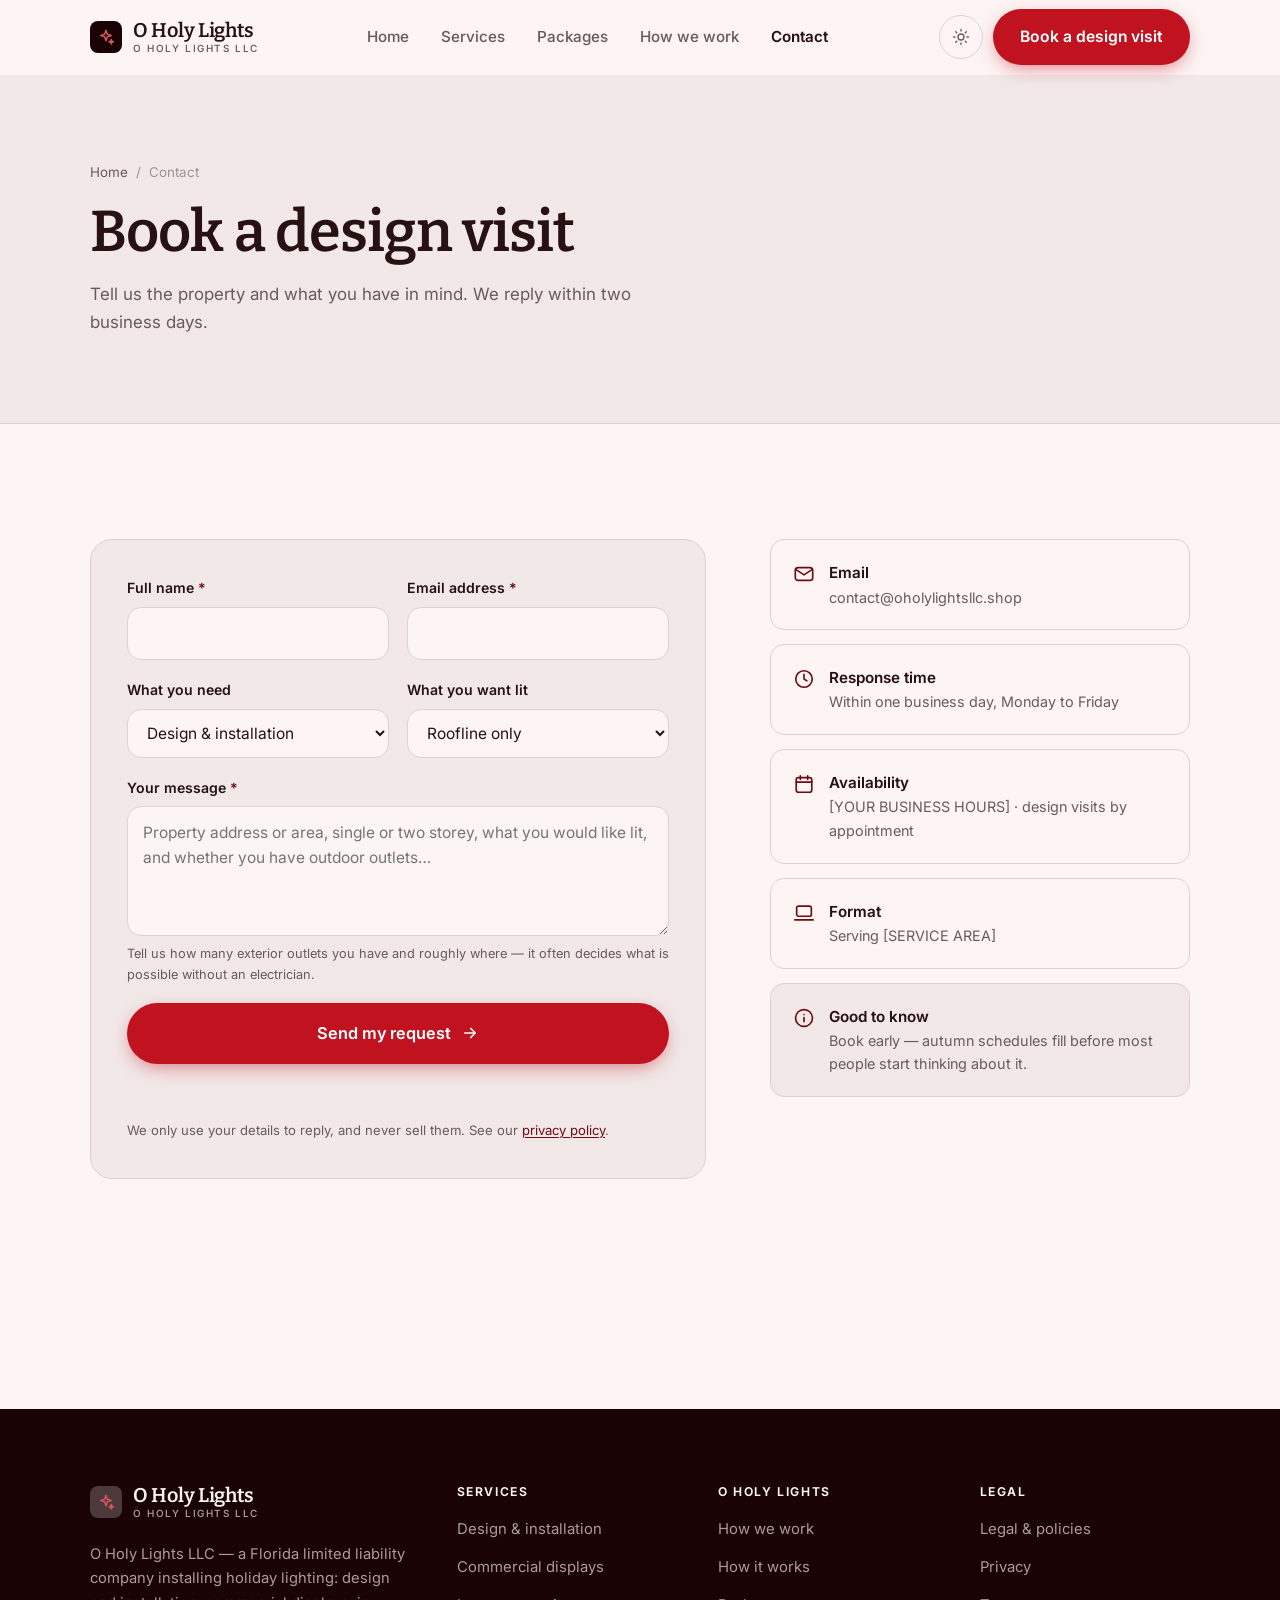
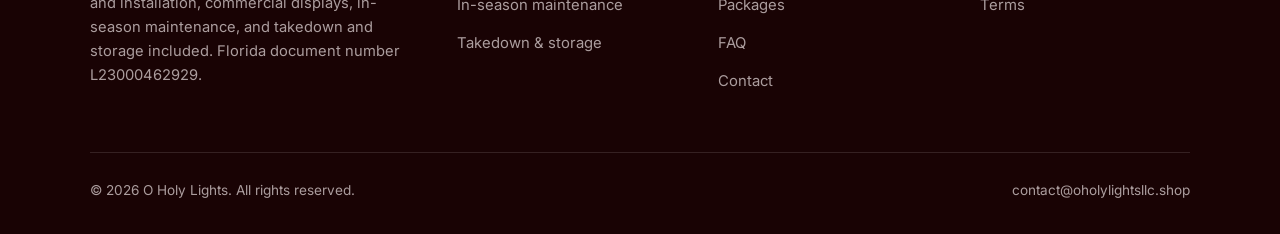
<file: contact.html>
<!DOCTYPE html>
<html lang="en" class="no-js">
<head>
<meta charset="utf-8">
<meta name="viewport" content="width=device-width, initial-scale=1">
<title>Contact — O Holy Lights</title>
<meta name="description" content="Contact O Holy Lights LLC about holiday lighting. We reply within two business days.">
<link rel="canonical" href="https://oholylightsllc.shop/contact.html">

<meta property="og:type" content="website">
<meta property="og:url" content="https://oholylightsllc.shop/contact.html">
<meta property="og:site_name" content="O Holy Lights">
<meta property="og:locale" content="en_US">
<meta property="og:title" content="Contact — O Holy Lights">
<meta property="og:description" content="Contact O Holy Lights LLC about holiday lighting. We reply within two business days.">
<meta name="theme-color" content="#190304">

<link rel="icon" href="assets/img/favicon.svg" type="image/svg+xml">
<link rel="preconnect" href="https://fonts.googleapis.com">
<link rel="preconnect" href="https://fonts.gstatic.com" crossorigin>
<link rel="stylesheet" href="https://fonts.googleapis.com/css2?family=Bitter:wght@400;600;700&family=Inter:wght@400..700&display=swap">
<link rel="stylesheet" href="assets/css/style.css">

<!-- Thème appliqué avant le premier rendu (évite le flash) -->
<script>
document.documentElement.classList.remove('no-js');
(function(){try{var t=localStorage.getItem('site-theme');if(t){document.documentElement.setAttribute('data-theme',t);}}catch(e){}})();
</script>
</head>

<body>
<a class="skip-link" href="#main">Skip to main content</a>

<header class="site-header">
  <nav class="wrap nav" aria-label="Main navigation">
    <a class="brand" href="index.html">
      <svg class="brand__mark" viewBox="0 0 64 64" aria-hidden="true">
        <rect class="bm-bg" width="64" height="64" rx="16"/>
        <g class="bm-ic" transform="translate(14 14) scale(1.5)" fill="none" stroke-width="2.1" stroke-linecap="round" stroke-linejoin="round"><path d="M12 3l1.8 5.2L19 10l-5.2 1.8L12 17l-1.8-5.2L5 10l5.2-1.8zM19 15.5l.8 2 2 .8-2 .8-.8 2-.8-2-2-.8 2-.8z"/></g>
      </svg>
      <span>O Holy Lights<span class="brand__sub">O Holy Lights LLC</span></span>
    </a>

    <ul class="nav__links" id="nav-links">
      <li><a href="index.html">Home</a></li>
      <li><a href="programs.html">Services</a></li>
      <li><a href="index.html#pricing">Packages</a></li>
      <li><a href="about.html">How we work</a></li>
      <li><a href="contact.html" aria-current="page">Contact</a></li>
      <li><a class="btn btn--primary" href="contact.html">Book a design visit</a></li>
    </ul>

    <div class="nav__cta">
      <button class="theme-toggle" type="button" aria-label="Switch to dark theme">
        <svg class="icon-sun" viewBox="0 0 24 24" fill="none" stroke="currentColor" stroke-width="1.8" stroke-linecap="round" aria-hidden="true"><circle cx="12" cy="12" r="4"/><path d="M12 2v2m0 16v2M2 12h2m16 0h2M4.9 4.9l1.4 1.4m11.4 11.4 1.4 1.4M19.1 4.9l-1.4 1.4M6.3 17.7l-1.4 1.4"/></svg>
        <svg class="icon-moon" viewBox="0 0 24 24" fill="none" stroke="currentColor" stroke-width="1.8" stroke-linecap="round" stroke-linejoin="round" aria-hidden="true"><path d="M21 12.8A9 9 0 1 1 11.2 3a7 7 0 0 0 9.8 9.8z"/></svg>
      </button>
      <a class="btn btn--primary" href="contact.html">Book a design visit</a>
      <button class="nav__toggle" type="button" aria-expanded="false" aria-controls="nav-links" aria-label="Open menu">
        <svg class="icon-open" viewBox="0 0 24 24" fill="none" stroke="currentColor" stroke-width="2" stroke-linecap="round" aria-hidden="true"><path d="M3 6h18M3 12h18M3 18h18"/></svg>
        <svg class="icon-close" viewBox="0 0 24 24" fill="none" stroke="currentColor" stroke-width="2" stroke-linecap="round" aria-hidden="true"><path d="M6 6l12 12M18 6L6 18"/></svg>
      </button>
    </div>
  </nav>
</header>

<main id="main">

<section class="page-head">
  <div class="wrap">
    <nav class="breadcrumb" aria-label="Breadcrumb">
      <a href="index.html">Home</a><span>/</span><span aria-current="page">Contact</span>
    </nav>
    <h1>Book a design visit</h1>
    <p>Tell us the property and what you have in mind. We reply within two business days.</p>
  </div>
</section>

<section class="section wrap">
  <div class="form-layout">

    <!--
      FORM: the action attribute holds a placeholder id. Create a free form at
      https://formspree.io and replace VOTRE_ID_FORMSPREE. Until then, the button
      opens the visitor's email app with a pre-filled message to contact@oholylightsllc.shop.
    -->
    <form class="form" id="contact-form" action="https://formspree.io/f/VOTRE_ID_FORMSPREE" method="POST"
          data-email="contact@oholylightsllc.shop" data-subject="Lighting enquiry"
          data-msg-mail="Your email app will open with the message ready to send." data-msg-sending="Sending…"
          data-msg-ok="Thanks! Your message is on its way. We reply within one business day." data-msg-err="Sending failed. Please email us directly at">
      <div class="form__row">
        <div class="field">
          <label for="nom">Full name <span class="req" aria-hidden="true">*</span></label>
          <input type="text" id="nom" name="nom" autocomplete="name" required>
        </div>
        <div class="field">
          <label for="email">Email address <span class="req" aria-hidden="true">*</span></label>
          <input type="email" id="email" name="email" autocomplete="email" required>
        </div>
      </div>

      <div class="form__row">
        <div class="field">
          <label for="programme">What you need</label>
          <select id="programme" name="programme">
            <option>Design &amp; installation</option>
            <option>Commercial displays</option>
            <option>In-season maintenance</option>
            <option>Takedown &amp; storage</option>
            <option>Not sure yet</option>
          </select>
        </div>
        <div class="field">
          <label for="niveau">What you want lit</label>
          <select id="niveau" name="niveau">
            <option>Roofline only</option>
            <option>A full display</option>
            <option>A storefront or office</option>
            <option>A community entrance</option>
          </select>
        </div>
      </div>

      <div class="field">
        <label for="message">Your message <span class="req" aria-hidden="true">*</span></label>
        <textarea id="message" name="message" required placeholder="Property address or area, single or two storey, what you would like lit, and whether you have outdoor outlets…"></textarea>
        <span class="field__hint">Tell us how many exterior outlets you have and roughly where — it often decides what is possible without an electrician.</span>
      </div>

      <!-- Bot trap: hidden from humans -->
      <div class="visually-hidden" aria-hidden="true">
        <label for="site-web">Leave this field empty</label>
        <input type="text" id="site-web" name="_gotcha" tabindex="-1" autocomplete="off">
      </div>

      <button class="btn btn--primary btn--lg" type="submit">Send my request <svg viewBox="0 0 24 24" fill="none" stroke="currentColor" stroke-width="2.2" stroke-linecap="round" stroke-linejoin="round" aria-hidden="true"><path d="M5 12h14M13 6l6 6-6 6"/></svg></button>

      <p id="form-status" class="form__status" role="status" aria-live="polite"></p>

      <p class="form__note">
        We only use your details to reply, and never sell them. See our <a href="legal.html#privacy">privacy policy</a>.
      </p>
    </form>

    <aside class="contact-aside">
      <div class="contact-card">
        <svg viewBox="0 0 24 24" fill="none" stroke="currentColor" stroke-width="1.8" stroke-linecap="round" stroke-linejoin="round" aria-hidden="true"><rect x="2.5" y="5" width="19" height="14" rx="3"/><path d="M3 7l9 6 9-6"/></svg>
        <div><b>Email</b><a href="mailto:contact@oholylightsllc.shop">contact@oholylightsllc.shop</a></div>
      </div>
      <div class="contact-card">
        <svg viewBox="0 0 24 24" fill="none" stroke="currentColor" stroke-width="1.8" stroke-linecap="round" stroke-linejoin="round" aria-hidden="true"><circle cx="12" cy="12" r="9"/><path d="M12 7v5l3.2 2"/></svg>
        <div><b>Response time</b><span>Within one business day, Monday to Friday</span></div>
      </div>
      <div class="contact-card">
        <svg viewBox="0 0 24 24" fill="none" stroke="currentColor" stroke-width="1.8" stroke-linecap="round" stroke-linejoin="round" aria-hidden="true"><rect x="3.5" y="5" width="17" height="16" rx="2.5"/><path d="M8 3v4M16 3v4M3.5 10h17"/></svg>
        <div><b>Availability</b><span>[YOUR BUSINESS HOURS] · design visits by appointment</span></div>
      </div>
      <div class="contact-card">
        <svg viewBox="0 0 24 24" fill="none" stroke="currentColor" stroke-width="1.8" stroke-linecap="round" stroke-linejoin="round" aria-hidden="true"><rect x="4" y="4.5" width="16" height="11" rx="2"/><path d="M2 19.5h20"/></svg>
        <div><b>Format</b><span>Serving [SERVICE AREA]</span></div>
      </div>
      <div class="contact-card contact-card--soft">
        <svg viewBox="0 0 24 24" fill="none" stroke="currentColor" stroke-width="1.8" stroke-linecap="round" stroke-linejoin="round" aria-hidden="true"><circle cx="12" cy="12" r="9.2"/><path d="M12 16v-4.5M12 8.2v.1"/></svg>
        <div><b>Good to know</b><span>Book early — autumn schedules fill before most people start thinking about it.</span></div>
      </div>
    </aside>

  </div>
</section>

</main>

<footer class="site-footer">
  <div class="wrap">
    <div class="footer__grid">
      <div class="footer__brand">
        <a class="brand" href="index.html">
          <svg class="brand__mark" viewBox="0 0 64 64" aria-hidden="true">
        <rect class="bm-bg" width="64" height="64" rx="16"/>
        <g class="bm-ic" transform="translate(14 14) scale(1.5)" fill="none" stroke-width="2.1" stroke-linecap="round" stroke-linejoin="round"><path d="M12 3l1.8 5.2L19 10l-5.2 1.8L12 17l-1.8-5.2L5 10l5.2-1.8zM19 15.5l.8 2 2 .8-2 .8-.8 2-.8-2-2-.8 2-.8z"/></g>
      </svg>
          <span>O Holy Lights<span class="brand__sub">O Holy Lights LLC</span></span>
        </a>
        <p>O Holy Lights LLC — a Florida limited liability company installing holiday lighting: design and installation, commercial displays, in-season maintenance, and takedown and storage included. Florida document number L23000462929.</p>
      </div>

      <div class="footer__col">
        <h4>Services</h4>
        <ul>
          <li><a href="programs.html#design">Design &amp; installation</a></li>
          <li><a href="programs.html#commercial">Commercial displays</a></li>
          <li><a href="programs.html#maintenance">In-season maintenance</a></li>
          <li><a href="programs.html#takedown">Takedown &amp; storage</a></li>
        </ul>
      </div>

      <div class="footer__col">
        <h4>O Holy Lights</h4>
        <ul>
          <li><a href="about.html">How we work</a></li>
          <li><a href="index.html#how-it-works">How it works</a></li>
          <li><a href="index.html#pricing">Packages</a></li>
          <li><a href="index.html#faq">FAQ</a></li>
          <li><a href="contact.html">Contact</a></li>
        </ul>
      </div>

      <div class="footer__col">
        <h4>Legal</h4>
        <ul>
          <li><a href="legal.html">Legal &amp; policies</a></li>
          <li><a href="legal.html#privacy">Privacy</a></li>
          <li><a href="legal.html#terms">Terms</a></li>
        </ul>
      </div>
    </div>

    <div class="footer__bottom">
      <p>© <span data-year>2026</span> O Holy Lights. All rights reserved.</p>
      <p><a href="mailto:contact@oholylightsllc.shop">contact@oholylightsllc.shop</a></p>
    </div>
  </div>
</footer>

<script src="assets/js/main.js" defer></script>
</body>
</html>
</file>
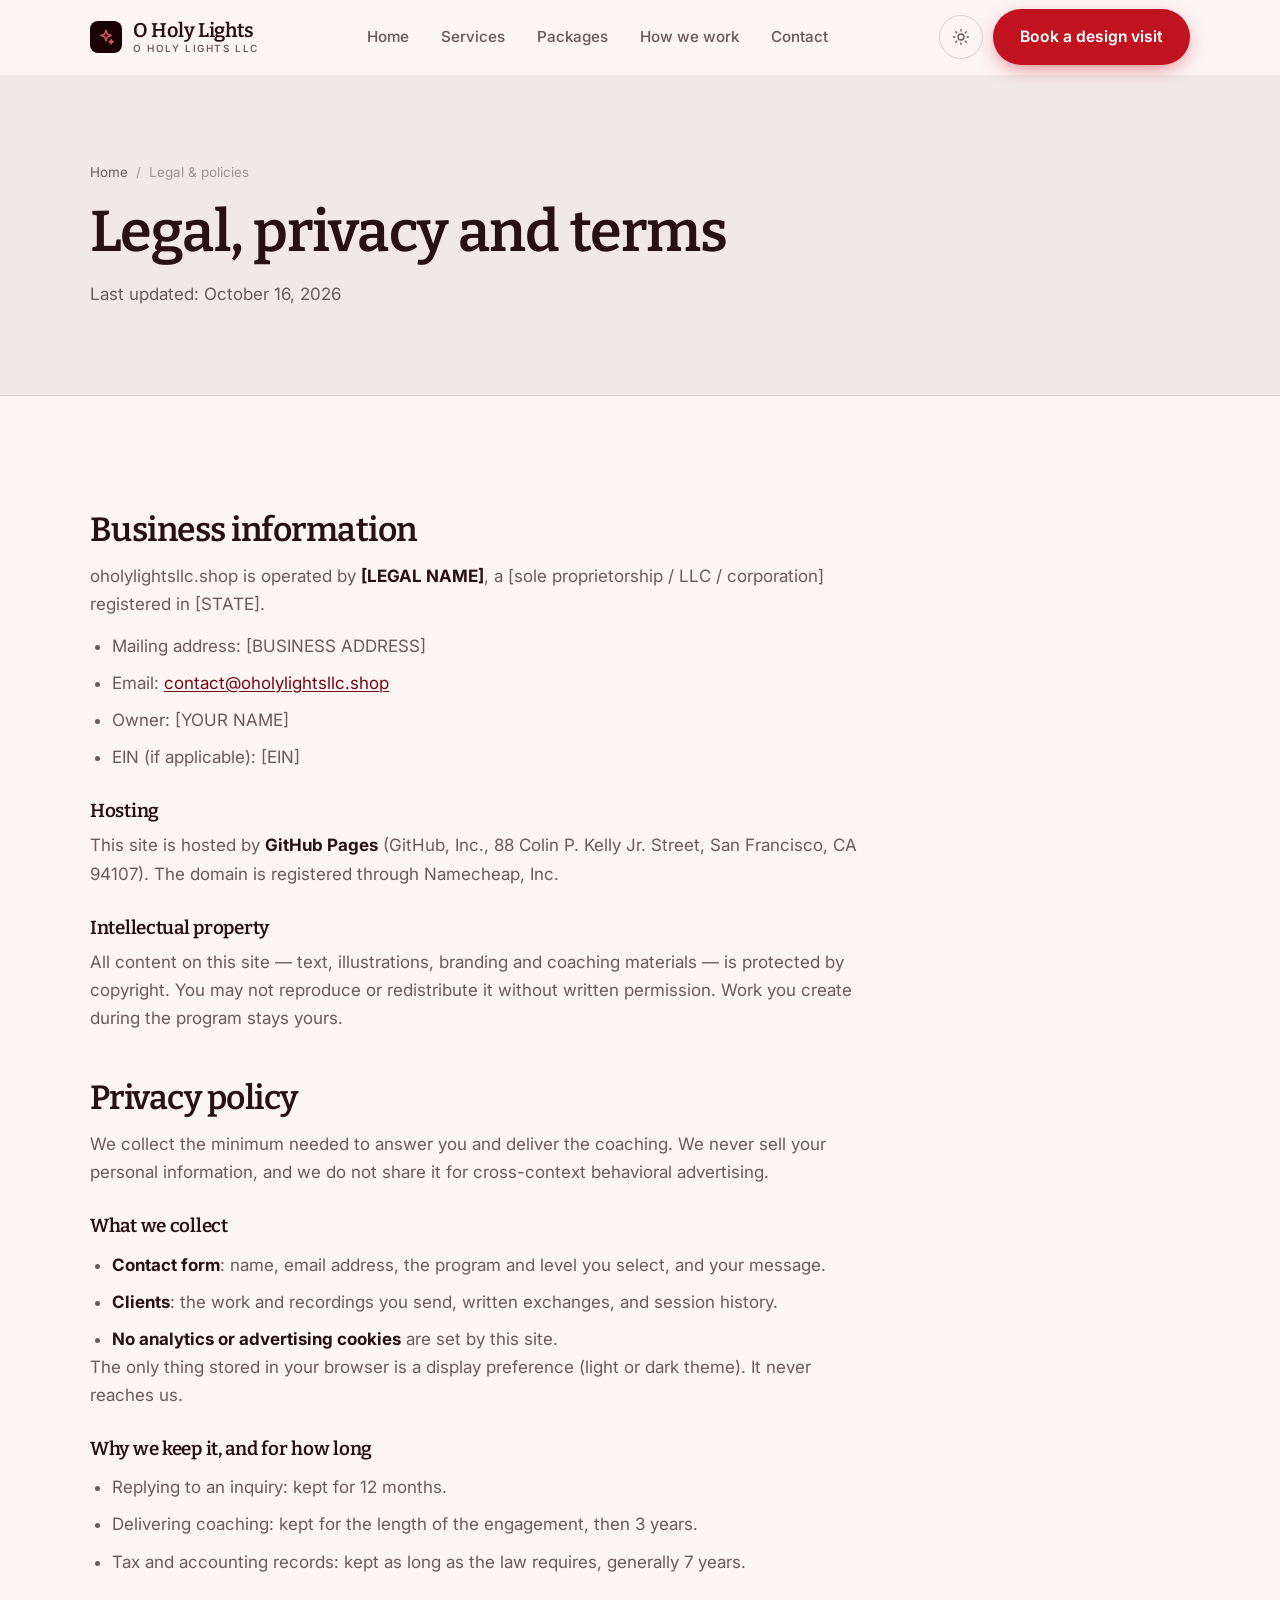
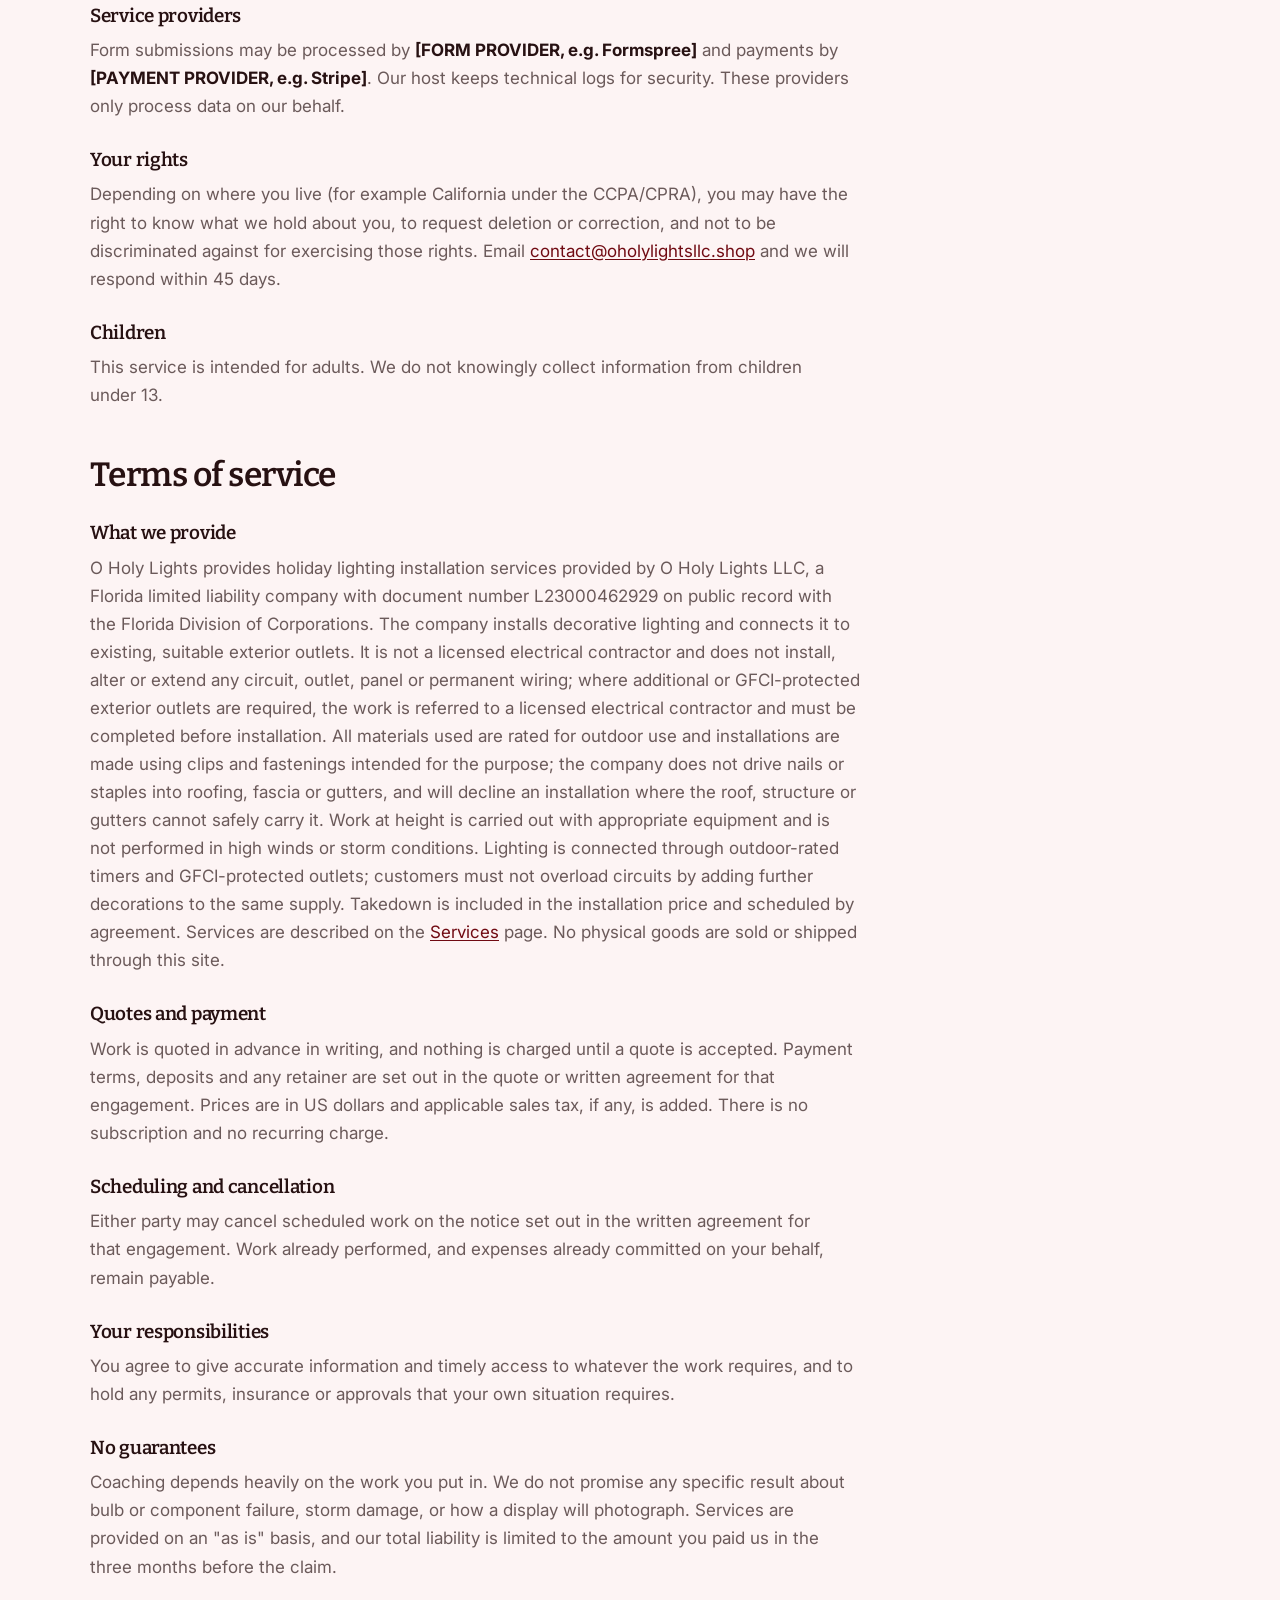
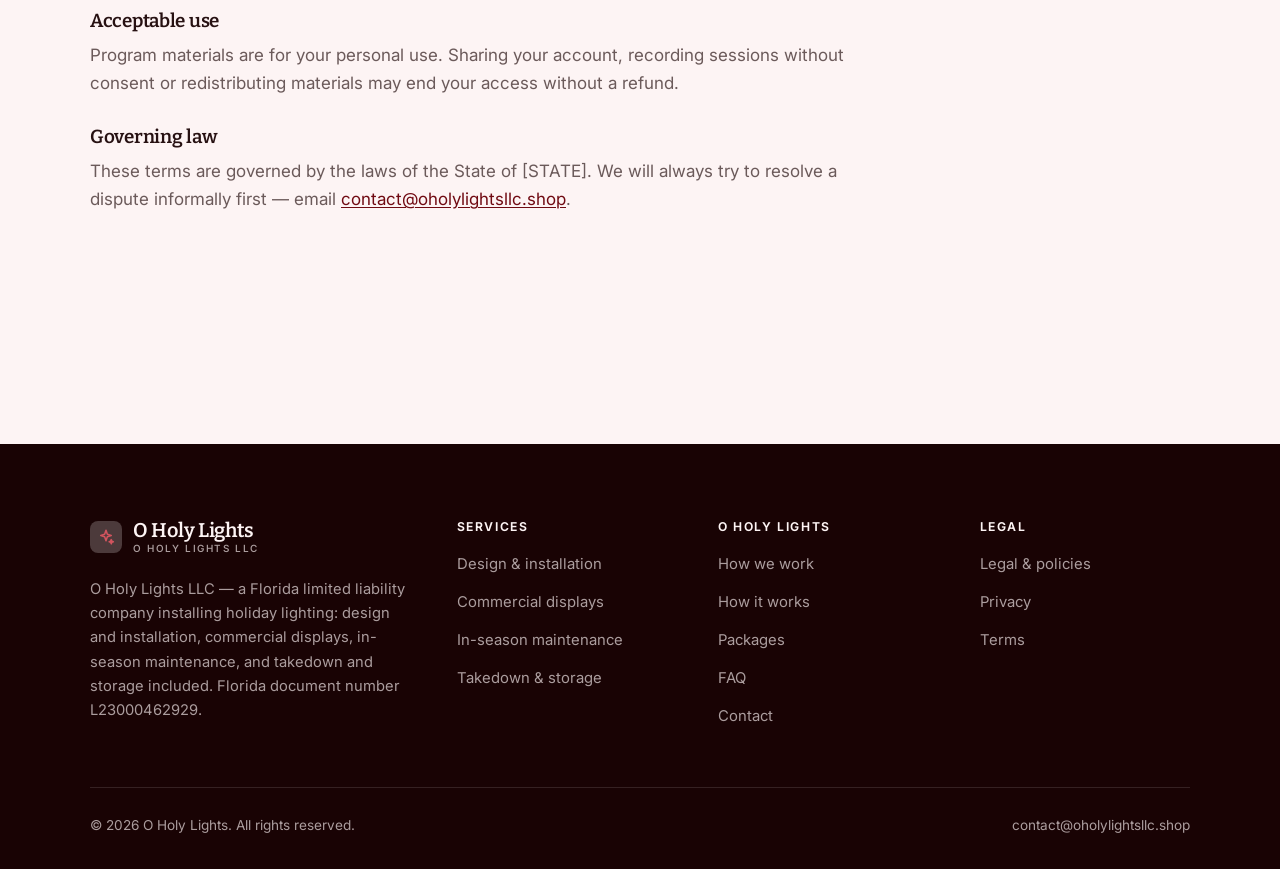
<file: legal.html>
<!DOCTYPE html>
<html lang="en" class="no-js">
<head>
<meta charset="utf-8">
<meta name="viewport" content="width=device-width, initial-scale=1">
<title>Legal, privacy and terms — O Holy Lights</title>
<meta name="description" content="Business information, privacy policy and terms of service for O Holy Lights.">
<meta name="robots" content="noindex">

<meta property="og:type" content="website">
<meta property="og:url" content="https://oholylightsllc.shop/legal.html">
<meta property="og:site_name" content="O Holy Lights">
<meta property="og:locale" content="en_US">
<meta property="og:title" content="Legal, privacy and terms — O Holy Lights">
<meta property="og:description" content="Business information, privacy policy and terms of service for O Holy Lights.">
<meta name="theme-color" content="#190304">

<link rel="icon" href="assets/img/favicon.svg" type="image/svg+xml">
<link rel="preconnect" href="https://fonts.googleapis.com">
<link rel="preconnect" href="https://fonts.gstatic.com" crossorigin>
<link rel="stylesheet" href="https://fonts.googleapis.com/css2?family=Bitter:wght@400;600;700&family=Inter:wght@400..700&display=swap">
<link rel="stylesheet" href="assets/css/style.css">

<!-- Thème appliqué avant le premier rendu (évite le flash) -->
<script>
document.documentElement.classList.remove('no-js');
(function(){try{var t=localStorage.getItem('site-theme');if(t){document.documentElement.setAttribute('data-theme',t);}}catch(e){}})();
</script>
</head>

<body>
<a class="skip-link" href="#main">Skip to main content</a>

<header class="site-header">
  <nav class="wrap nav" aria-label="Main navigation">
    <a class="brand" href="index.html">
      <svg class="brand__mark" viewBox="0 0 64 64" aria-hidden="true">
        <rect class="bm-bg" width="64" height="64" rx="16"/>
        <g class="bm-ic" transform="translate(14 14) scale(1.5)" fill="none" stroke-width="2.1" stroke-linecap="round" stroke-linejoin="round"><path d="M12 3l1.8 5.2L19 10l-5.2 1.8L12 17l-1.8-5.2L5 10l5.2-1.8zM19 15.5l.8 2 2 .8-2 .8-.8 2-.8-2-2-.8 2-.8z"/></g>
      </svg>
      <span>O Holy Lights<span class="brand__sub">O Holy Lights LLC</span></span>
    </a>

    <ul class="nav__links" id="nav-links">
      <li><a href="index.html">Home</a></li>
      <li><a href="programs.html">Services</a></li>
      <li><a href="index.html#pricing">Packages</a></li>
      <li><a href="about.html">How we work</a></li>
      <li><a href="contact.html">Contact</a></li>
      <li><a class="btn btn--primary" href="contact.html">Book a design visit</a></li>
    </ul>

    <div class="nav__cta">
      <button class="theme-toggle" type="button" aria-label="Switch to dark theme">
        <svg class="icon-sun" viewBox="0 0 24 24" fill="none" stroke="currentColor" stroke-width="1.8" stroke-linecap="round" aria-hidden="true"><circle cx="12" cy="12" r="4"/><path d="M12 2v2m0 16v2M2 12h2m16 0h2M4.9 4.9l1.4 1.4m11.4 11.4 1.4 1.4M19.1 4.9l-1.4 1.4M6.3 17.7l-1.4 1.4"/></svg>
        <svg class="icon-moon" viewBox="0 0 24 24" fill="none" stroke="currentColor" stroke-width="1.8" stroke-linecap="round" stroke-linejoin="round" aria-hidden="true"><path d="M21 12.8A9 9 0 1 1 11.2 3a7 7 0 0 0 9.8 9.8z"/></svg>
      </button>
      <a class="btn btn--primary" href="contact.html">Book a design visit</a>
      <button class="nav__toggle" type="button" aria-expanded="false" aria-controls="nav-links" aria-label="Open menu">
        <svg class="icon-open" viewBox="0 0 24 24" fill="none" stroke="currentColor" stroke-width="2" stroke-linecap="round" aria-hidden="true"><path d="M3 6h18M3 12h18M3 18h18"/></svg>
        <svg class="icon-close" viewBox="0 0 24 24" fill="none" stroke="currentColor" stroke-width="2" stroke-linecap="round" aria-hidden="true"><path d="M6 6l12 12M18 6L6 18"/></svg>
      </button>
    </div>
  </nav>
</header>

<main id="main">

<section class="page-head">
  <div class="wrap">
    <nav class="breadcrumb" aria-label="Breadcrumb">
      <a href="index.html">Home</a><span>/</span><span aria-current="page">Legal &amp; policies</span>
    </nav>
    <h1>Legal, privacy and terms</h1>
    <p>Last updated: <time datetime="2026-10-16">October 16, 2026</time></p>
  </div>
</section>

<section class="section wrap">
  <div class="prose">

    <!--
      TO DO: this is a skeleton, not legal advice. Replace every [BRACKET] with
      your real details before selling, and have a lawyer review it if you can.
      Consumer protection rules differ by state.
    -->

    <h2 id="business">Business information</h2>
    <p>
      oholylightsllc.shop is operated by <strong>[LEGAL NAME]</strong>, a [sole proprietorship / LLC / corporation]
      registered in [STATE].
    </p>
    <ul>
      <li>Mailing address: [BUSINESS ADDRESS]</li>
      <li>Email: <a href="mailto:contact@oholylightsllc.shop">contact@oholylightsllc.shop</a></li>
      <li>Owner: [YOUR NAME]</li>
      <li>EIN (if applicable): [EIN]</li>
    </ul>

    <h3>Hosting</h3>
    <p>
      This site is hosted by <strong>GitHub Pages</strong> (GitHub, Inc., 88 Colin P. Kelly Jr. Street,
      San Francisco, CA 94107). The domain is registered through Namecheap, Inc.
    </p>

    <h3>Intellectual property</h3>
    <p>
      All content on this site — text, illustrations, branding and coaching materials — is protected by
      copyright. You may not reproduce or redistribute it without written permission. Work you create during
      the program stays yours.
    </p>

    <h2 id="privacy">Privacy policy</h2>
    <p>
      We collect the minimum needed to answer you and deliver the coaching. We never sell your personal
      information, and we do not share it for cross-context behavioral advertising.
    </p>
    <h3>What we collect</h3>
    <ul>
      <li><strong>Contact form</strong>: name, email address, the program and level you select, and your message.</li>
      <li><strong>Clients</strong>: the work and recordings you send, written exchanges, and session history.</li>
      <li><strong>No analytics or advertising cookies</strong> are set by this site.</li>
    </ul>
    <p>
      The only thing stored in your browser is a display preference (light or dark theme). It never reaches us.
    </p>
    <h3>Why we keep it, and for how long</h3>
    <ul>
      <li>Replying to an inquiry: kept for 12 months.</li>
      <li>Delivering coaching: kept for the length of the engagement, then 3 years.</li>
      <li>Tax and accounting records: kept as long as the law requires, generally 7 years.</li>
    </ul>
    <h3>Service providers</h3>
    <p>
      Form submissions may be processed by <strong>[FORM PROVIDER, e.g. Formspree]</strong> and payments by
      <strong>[PAYMENT PROVIDER, e.g. Stripe]</strong>. Our host keeps technical logs for security. These
      providers only process data on our behalf.
    </p>
    <h3>Your rights</h3>
    <p>
      Depending on where you live (for example California under the CCPA/CPRA), you may have the right to
      know what we hold about you, to request deletion or correction, and not to be discriminated against for
      exercising those rights. Email <a href="mailto:contact@oholylightsllc.shop">contact@oholylightsllc.shop</a> and we will respond within 45 days.
    </p>
    <h3>Children</h3>
    <p>
      This service is intended for adults. We do not knowingly collect information from children under 13.
    </p>

    <h2 id="terms">Terms of service</h2>
    <h3>What we provide</h3>
    <p>
      O Holy Lights provides holiday lighting installation services provided by O Holy Lights LLC, a Florida limited liability company with document number L23000462929 on public record with the Florida Division of Corporations. The company installs decorative lighting and connects it to existing, suitable exterior outlets. It is not a licensed electrical contractor and does not install, alter or extend any circuit, outlet, panel or permanent wiring; where additional or GFCI-protected exterior outlets are required, the work is referred to a licensed electrical contractor and must be completed before installation. All materials used are rated for outdoor use and installations are made using clips and fastenings intended for the purpose; the company does not drive nails or staples into roofing, fascia or gutters, and will decline an installation where the roof, structure or gutters cannot safely carry it. Work at height is carried out with appropriate equipment and is not performed in high winds or storm conditions. Lighting is connected through outdoor-rated timers and GFCI-protected outlets; customers must not overload circuits by adding further decorations to the same supply. Takedown is included in the installation price and scheduled by agreement. Services are described on the
      <a href="programs.html">Services</a> page. No physical goods are sold or shipped through this site.
    </p>
    <h3>Quotes and payment</h3>
    <p>
      Work is quoted in advance in writing, and nothing is charged until a quote is accepted. Payment terms,
      deposits and any retainer are set out in the quote or written agreement for that engagement. Prices are in
      US dollars and applicable sales tax, if any, is added. There is no subscription and no recurring charge.
    </p>
    <h3>Scheduling and cancellation</h3>
    <p>
      Either party may cancel scheduled work on the notice set out in the written agreement for that engagement.
      Work already performed, and expenses already committed on your behalf, remain payable.
    </p>
    <h3>Your responsibilities</h3>
    <p>
      You agree to give accurate information and timely access to whatever the work requires, and to hold any
      permits, insurance or approvals that your own situation requires.
    </p>

    <h3>No guarantees</h3>
    <p>
      Coaching depends heavily on the work you put in. We do not promise any specific result
      about bulb or component failure, storm damage, or how a display will photograph. Services are provided on an "as is" basis, and our total
      liability is limited to the amount you paid us in the three months before the claim.
    </p>
    <h3>Acceptable use</h3>
    <p>
      Program materials are for your personal use. Sharing your account, recording sessions without consent
      or redistributing materials may end your access without a refund.
    </p>
    <h3>Governing law</h3>
    <p>
      These terms are governed by the laws of the State of [STATE]. We will always try to resolve a dispute
      informally first — email <a href="mailto:contact@oholylightsllc.shop">contact@oholylightsllc.shop</a>.
    </p>

  </div>
</section>

</main>

<footer class="site-footer">
  <div class="wrap">
    <div class="footer__grid">
      <div class="footer__brand">
        <a class="brand" href="index.html">
          <svg class="brand__mark" viewBox="0 0 64 64" aria-hidden="true">
        <rect class="bm-bg" width="64" height="64" rx="16"/>
        <g class="bm-ic" transform="translate(14 14) scale(1.5)" fill="none" stroke-width="2.1" stroke-linecap="round" stroke-linejoin="round"><path d="M12 3l1.8 5.2L19 10l-5.2 1.8L12 17l-1.8-5.2L5 10l5.2-1.8zM19 15.5l.8 2 2 .8-2 .8-.8 2-.8-2-2-.8 2-.8z"/></g>
      </svg>
          <span>O Holy Lights<span class="brand__sub">O Holy Lights LLC</span></span>
        </a>
        <p>O Holy Lights LLC — a Florida limited liability company installing holiday lighting: design and installation, commercial displays, in-season maintenance, and takedown and storage included. Florida document number L23000462929.</p>
      </div>

      <div class="footer__col">
        <h4>Services</h4>
        <ul>
          <li><a href="programs.html#design">Design &amp; installation</a></li>
          <li><a href="programs.html#commercial">Commercial displays</a></li>
          <li><a href="programs.html#maintenance">In-season maintenance</a></li>
          <li><a href="programs.html#takedown">Takedown &amp; storage</a></li>
        </ul>
      </div>

      <div class="footer__col">
        <h4>O Holy Lights</h4>
        <ul>
          <li><a href="about.html">How we work</a></li>
          <li><a href="index.html#how-it-works">How it works</a></li>
          <li><a href="index.html#pricing">Packages</a></li>
          <li><a href="index.html#faq">FAQ</a></li>
          <li><a href="contact.html">Contact</a></li>
        </ul>
      </div>

      <div class="footer__col">
        <h4>Legal</h4>
        <ul>
          <li><a href="legal.html">Legal &amp; policies</a></li>
          <li><a href="legal.html#privacy">Privacy</a></li>
          <li><a href="legal.html#terms">Terms</a></li>
        </ul>
      </div>
    </div>

    <div class="footer__bottom">
      <p>© <span data-year>2026</span> O Holy Lights. All rights reserved.</p>
      <p><a href="mailto:contact@oholylightsllc.shop">contact@oholylightsllc.shop</a></p>
    </div>
  </div>
</footer>

<script src="assets/js/main.js" defer></script>
</body>
</html>
</file>
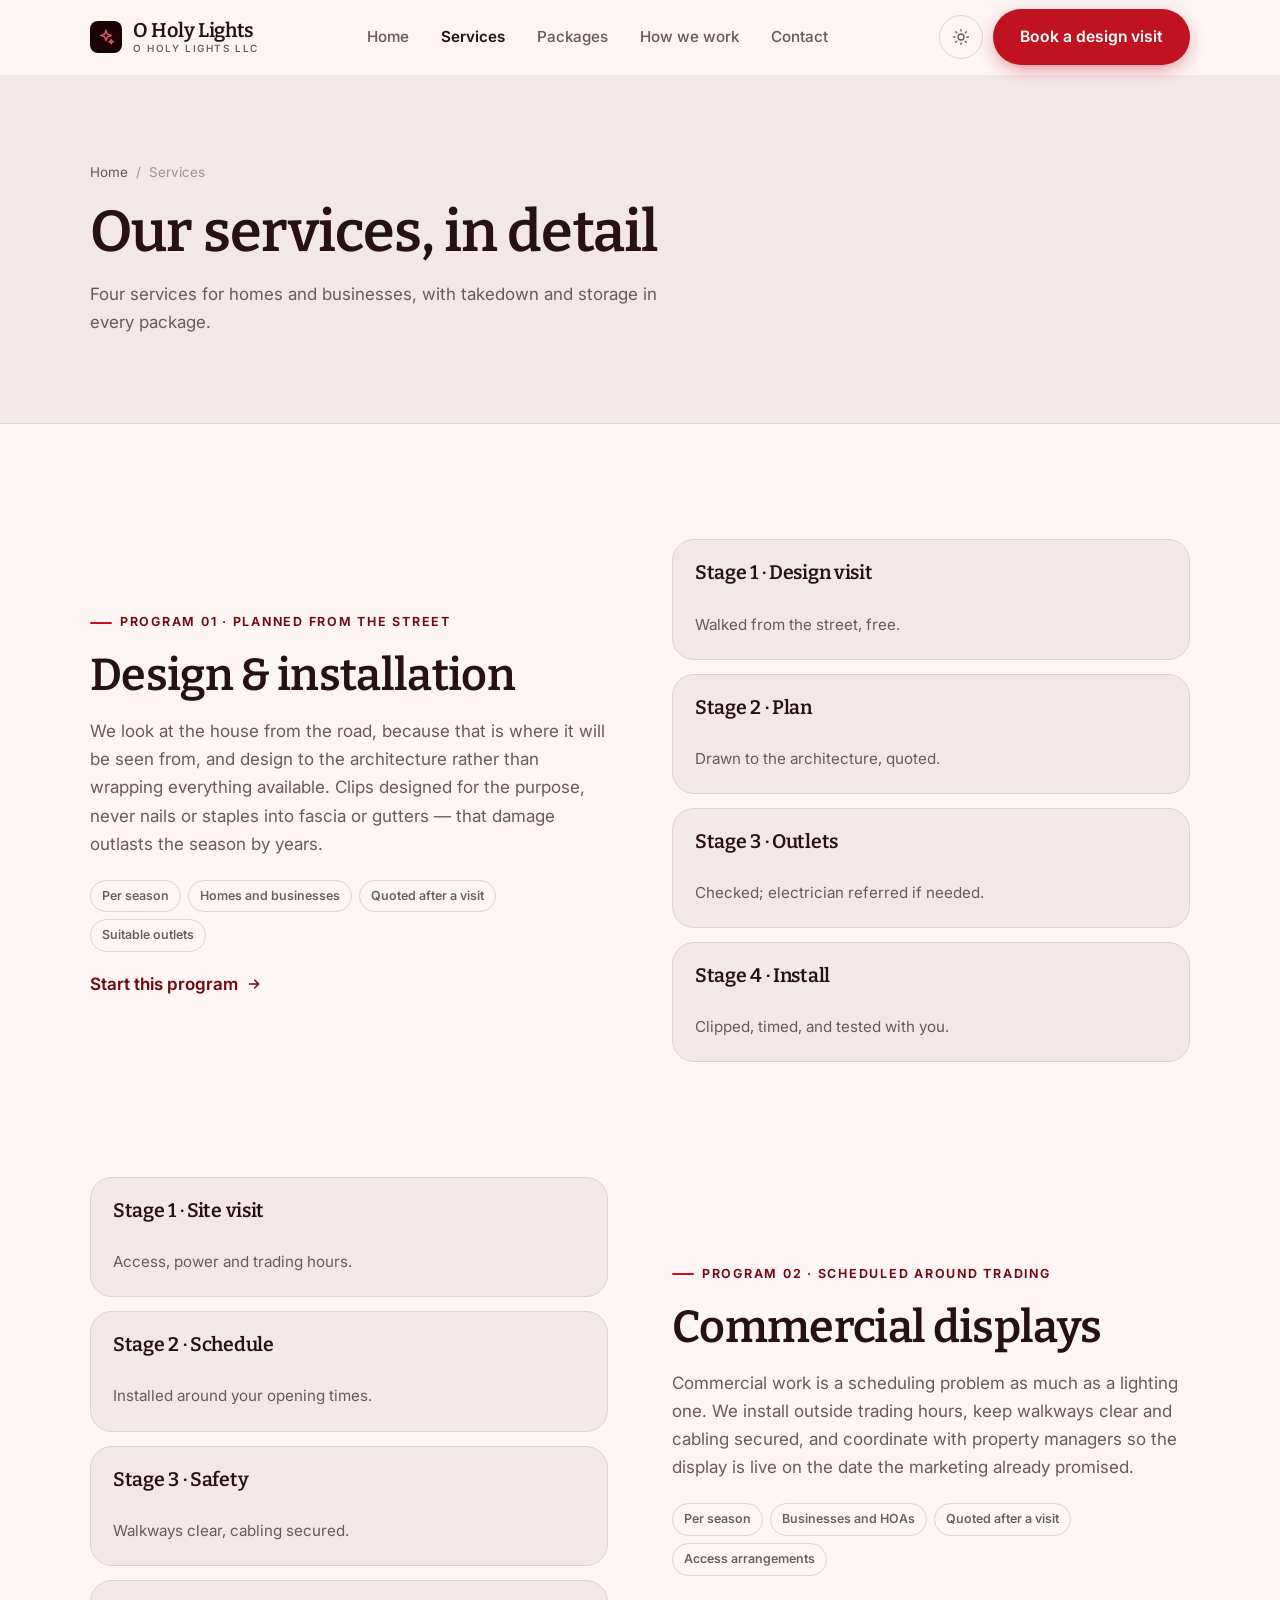
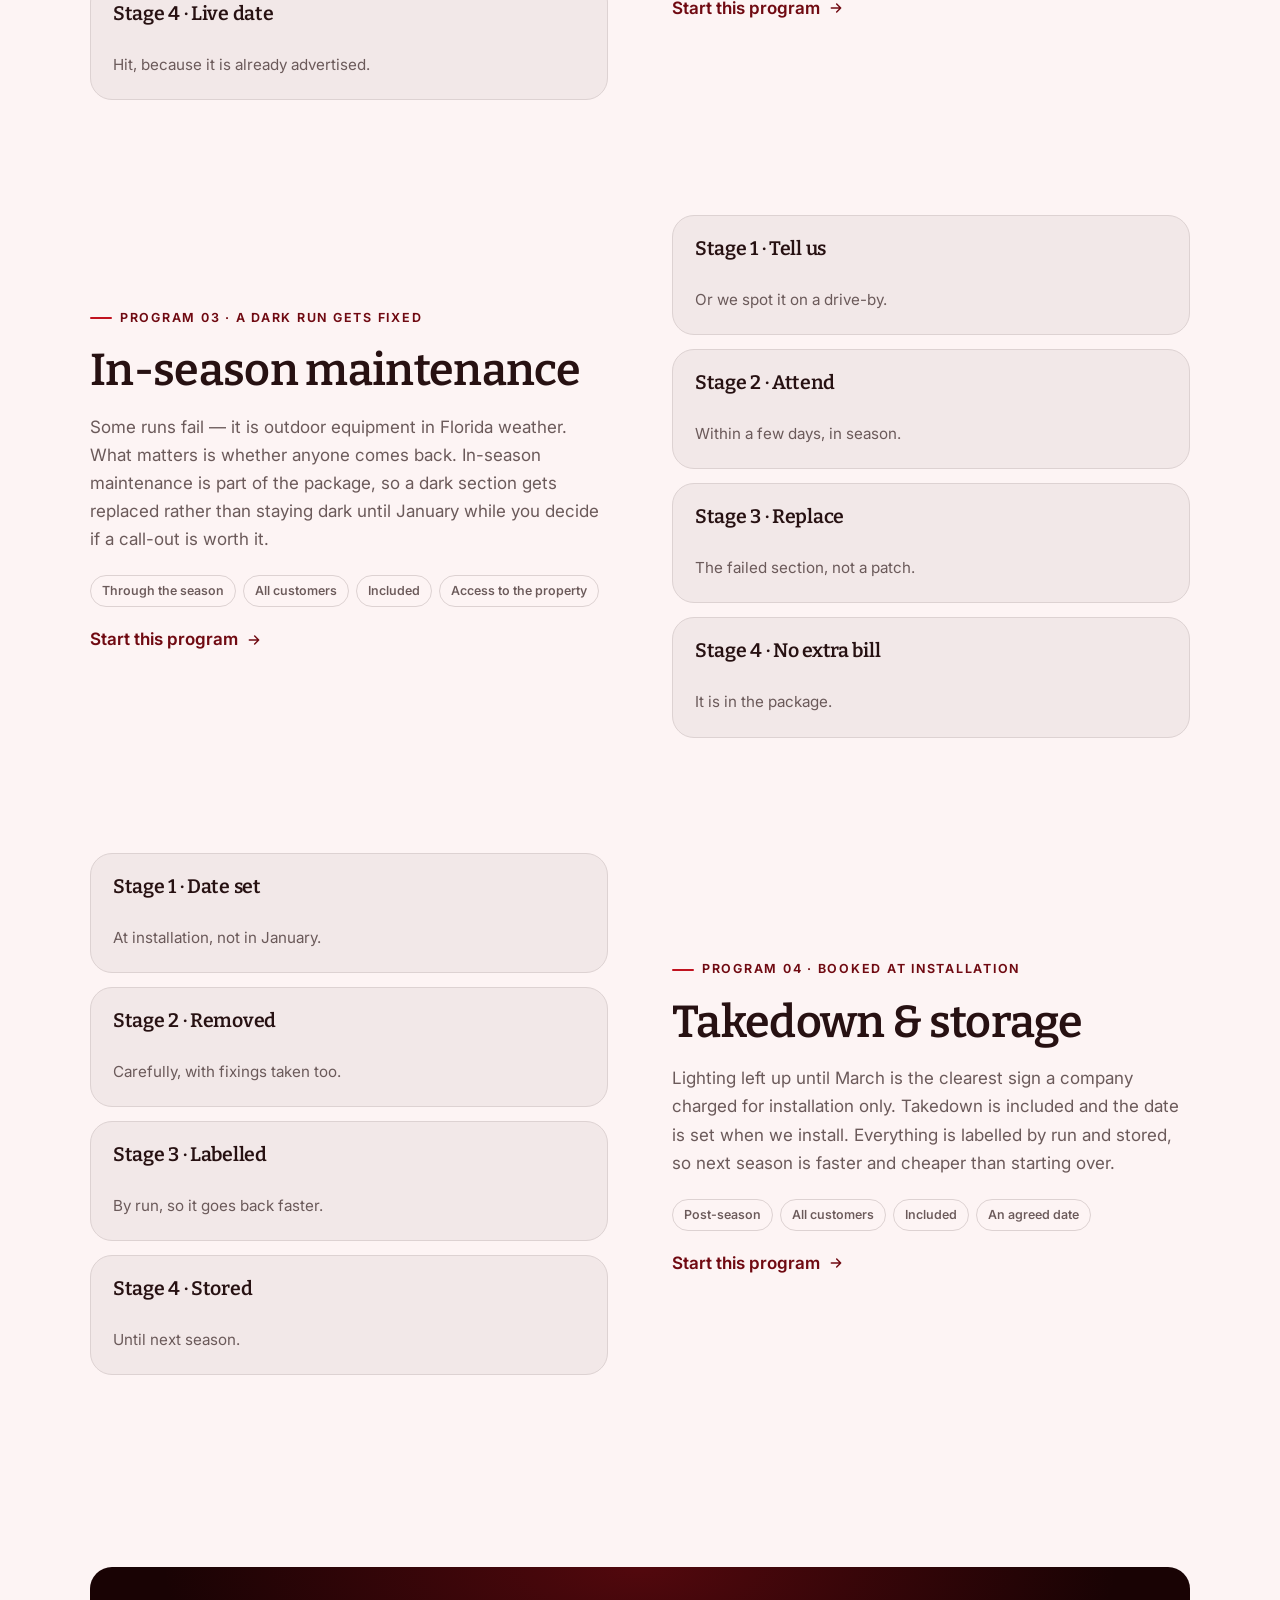
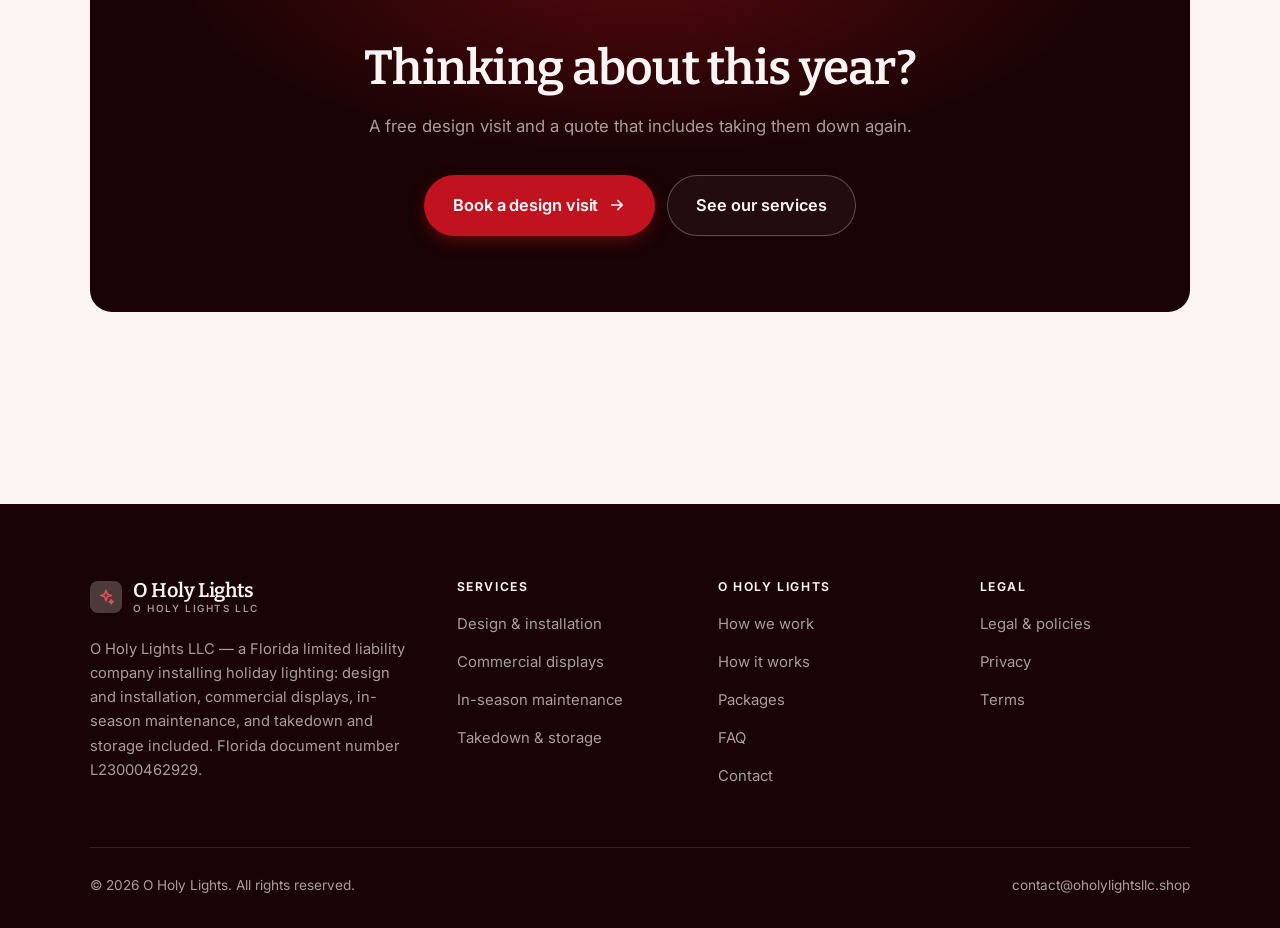
<file: programs.html>
<!DOCTYPE html>
<html lang="en" class="no-js">
<head>
<meta charset="utf-8">
<meta name="viewport" content="width=device-width, initial-scale=1">
<title>Services — O Holy Lights</title>
<meta name="description" content="Services of O Holy Lights LLC: design and installation, commercial displays, in-season maintenance, and takedown and storage.">
<link rel="canonical" href="https://oholylightsllc.shop/programs.html">

<meta property="og:type" content="website">
<meta property="og:url" content="https://oholylightsllc.shop/programs.html">
<meta property="og:site_name" content="O Holy Lights">
<meta property="og:locale" content="en_US">
<meta property="og:title" content="Services — O Holy Lights">
<meta property="og:description" content="Services of O Holy Lights LLC: design and installation, commercial displays, in-season maintenance, and takedown and storage.">
<meta name="theme-color" content="#190304">

<link rel="icon" href="assets/img/favicon.svg" type="image/svg+xml">
<link rel="preconnect" href="https://fonts.googleapis.com">
<link rel="preconnect" href="https://fonts.gstatic.com" crossorigin>
<link rel="stylesheet" href="https://fonts.googleapis.com/css2?family=Bitter:wght@400;600;700&family=Inter:wght@400..700&display=swap">
<link rel="stylesheet" href="assets/css/style.css">

<!-- Thème appliqué avant le premier rendu (évite le flash) -->
<script>
document.documentElement.classList.remove('no-js');
(function(){try{var t=localStorage.getItem('site-theme');if(t){document.documentElement.setAttribute('data-theme',t);}}catch(e){}})();
</script>
</head>

<body>
<a class="skip-link" href="#main">Skip to main content</a>

<header class="site-header">
  <nav class="wrap nav" aria-label="Main navigation">
    <a class="brand" href="index.html">
      <svg class="brand__mark" viewBox="0 0 64 64" aria-hidden="true">
        <rect class="bm-bg" width="64" height="64" rx="16"/>
        <g class="bm-ic" transform="translate(14 14) scale(1.5)" fill="none" stroke-width="2.1" stroke-linecap="round" stroke-linejoin="round"><path d="M12 3l1.8 5.2L19 10l-5.2 1.8L12 17l-1.8-5.2L5 10l5.2-1.8zM19 15.5l.8 2 2 .8-2 .8-.8 2-.8-2-2-.8 2-.8z"/></g>
      </svg>
      <span>O Holy Lights<span class="brand__sub">O Holy Lights LLC</span></span>
    </a>

    <ul class="nav__links" id="nav-links">
      <li><a href="index.html">Home</a></li>
      <li><a href="programs.html" aria-current="page">Services</a></li>
      <li><a href="index.html#pricing">Packages</a></li>
      <li><a href="about.html">How we work</a></li>
      <li><a href="contact.html">Contact</a></li>
      <li><a class="btn btn--primary" href="contact.html">Book a design visit</a></li>
    </ul>

    <div class="nav__cta">
      <button class="theme-toggle" type="button" aria-label="Switch to dark theme">
        <svg class="icon-sun" viewBox="0 0 24 24" fill="none" stroke="currentColor" stroke-width="1.8" stroke-linecap="round" aria-hidden="true"><circle cx="12" cy="12" r="4"/><path d="M12 2v2m0 16v2M2 12h2m16 0h2M4.9 4.9l1.4 1.4m11.4 11.4 1.4 1.4M19.1 4.9l-1.4 1.4M6.3 17.7l-1.4 1.4"/></svg>
        <svg class="icon-moon" viewBox="0 0 24 24" fill="none" stroke="currentColor" stroke-width="1.8" stroke-linecap="round" stroke-linejoin="round" aria-hidden="true"><path d="M21 12.8A9 9 0 1 1 11.2 3a7 7 0 0 0 9.8 9.8z"/></svg>
      </button>
      <a class="btn btn--primary" href="contact.html">Book a design visit</a>
      <button class="nav__toggle" type="button" aria-expanded="false" aria-controls="nav-links" aria-label="Open menu">
        <svg class="icon-open" viewBox="0 0 24 24" fill="none" stroke="currentColor" stroke-width="2" stroke-linecap="round" aria-hidden="true"><path d="M3 6h18M3 12h18M3 18h18"/></svg>
        <svg class="icon-close" viewBox="0 0 24 24" fill="none" stroke="currentColor" stroke-width="2" stroke-linecap="round" aria-hidden="true"><path d="M6 6l12 12M18 6L6 18"/></svg>
      </button>
    </div>
  </nav>
</header>

<main id="main">

<section class="page-head">
  <div class="wrap">
    <nav class="breadcrumb" aria-label="Breadcrumb">
      <a href="index.html">Home</a><span>/</span><span aria-current="page">Services</span>
    </nav>
    <h1>Our services, in detail</h1>
    <p>Four services for homes and businesses, with takedown and storage in every package.</p>
  </div>
</section>

<section class="section wrap" id="design">
  <div class="split reveal">
    <div>
      <span class="eyebrow">Program 01 · Planned from the street</span>
      <h2>Design &amp; installation</h2>
      <p>We look at the house from the road, because that is where it will be seen from, and design to the architecture rather than wrapping everything available. Clips designed for the purpose, never nails or staples into fascia or gutters — that damage outlasts the season by years.</p>
      <ul class="tags"><li>Per season</li><li>Homes and businesses</li><li>Quoted after a visit</li><li>Suitable outlets</li></ul>
      <p><a class="arrow-link" href="contact.html">Start this program <svg viewBox="0 0 24 24" fill="none" stroke="currentColor" stroke-width="2.2" stroke-linecap="round" stroke-linejoin="round" aria-hidden="true"><path d="M5 12h14M13 6l6 6-6 6"/></svg></a></p>
    </div>
    <div class="grid grid--2 grid--tight">
      <article class="card card--sm">
        <h3>Stage 1 · Design visit</h3>
        <p>Walked from the street, free.</p>
      </article>
      <article class="card card--sm">
        <h3>Stage 2 · Plan</h3>
        <p>Drawn to the architecture, quoted.</p>
      </article>
      <article class="card card--sm">
        <h3>Stage 3 · Outlets</h3>
        <p>Checked; electrician referred if needed.</p>
      </article>
      <article class="card card--sm">
        <h3>Stage 4 · Install</h3>
        <p>Clipped, timed, and tested with you.</p>
      </article>
    </div>
  </div>
</section>

<section class="section section--flush wrap" id="commercial">
  <div class="split reveal">
    <div class="grid grid--2 grid--tight">
      <article class="card card--sm">
        <h3>Stage 1 · Site visit</h3>
        <p>Access, power and trading hours.</p>
      </article>
      <article class="card card--sm">
        <h3>Stage 2 · Schedule</h3>
        <p>Installed around your opening times.</p>
      </article>
      <article class="card card--sm">
        <h3>Stage 3 · Safety</h3>
        <p>Walkways clear, cabling secured.</p>
      </article>
      <article class="card card--sm">
        <h3>Stage 4 · Live date</h3>
        <p>Hit, because it is already advertised.</p>
      </article>
    </div>
    <div>
      <span class="eyebrow">Program 02 · Scheduled around trading</span>
      <h2>Commercial displays</h2>
      <p>Commercial work is a scheduling problem as much as a lighting one. We install outside trading hours, keep walkways clear and cabling secured, and coordinate with property managers so the display is live on the date the marketing already promised.</p>
      <ul class="tags"><li>Per season</li><li>Businesses and HOAs</li><li>Quoted after a visit</li><li>Access arrangements</li></ul>
      <p><a class="arrow-link" href="contact.html">Start this program <svg viewBox="0 0 24 24" fill="none" stroke="currentColor" stroke-width="2.2" stroke-linecap="round" stroke-linejoin="round" aria-hidden="true"><path d="M5 12h14M13 6l6 6-6 6"/></svg></a></p>
    </div>
  </div>
</section>

<section class="section section--flush wrap" id="maintenance">
  <div class="split reveal">
    <div>
      <span class="eyebrow">Program 03 · A dark run gets fixed</span>
      <h2>In-season maintenance</h2>
      <p>Some runs fail — it is outdoor equipment in Florida weather. What matters is whether anyone comes back. In-season maintenance is part of the package, so a dark section gets replaced rather than staying dark until January while you decide if a call-out is worth it.</p>
      <ul class="tags"><li>Through the season</li><li>All customers</li><li>Included</li><li>Access to the property</li></ul>
      <p><a class="arrow-link" href="contact.html">Start this program <svg viewBox="0 0 24 24" fill="none" stroke="currentColor" stroke-width="2.2" stroke-linecap="round" stroke-linejoin="round" aria-hidden="true"><path d="M5 12h14M13 6l6 6-6 6"/></svg></a></p>
    </div>
    <div class="grid grid--2 grid--tight">
      <article class="card card--sm">
        <h3>Stage 1 · Tell us</h3>
        <p>Or we spot it on a drive-by.</p>
      </article>
      <article class="card card--sm">
        <h3>Stage 2 · Attend</h3>
        <p>Within a few days, in season.</p>
      </article>
      <article class="card card--sm">
        <h3>Stage 3 · Replace</h3>
        <p>The failed section, not a patch.</p>
      </article>
      <article class="card card--sm">
        <h3>Stage 4 · No extra bill</h3>
        <p>It is in the package.</p>
      </article>
    </div>
  </div>
</section>

<section class="section section--flush wrap" id="takedown">
  <div class="split reveal">
    <div class="grid grid--2 grid--tight">
      <article class="card card--sm">
        <h3>Stage 1 · Date set</h3>
        <p>At installation, not in January.</p>
      </article>
      <article class="card card--sm">
        <h3>Stage 2 · Removed</h3>
        <p>Carefully, with fixings taken too.</p>
      </article>
      <article class="card card--sm">
        <h3>Stage 3 · Labelled</h3>
        <p>By run, so it goes back faster.</p>
      </article>
      <article class="card card--sm">
        <h3>Stage 4 · Stored</h3>
        <p>Until next season.</p>
      </article>
    </div>
    <div>
      <span class="eyebrow">Program 04 · Booked at installation</span>
      <h2>Takedown &amp; storage</h2>
      <p>Lighting left up until March is the clearest sign a company charged for installation only. Takedown is included and the date is set when we install. Everything is labelled by run and stored, so next season is faster and cheaper than starting over.</p>
      <ul class="tags"><li>Post-season</li><li>All customers</li><li>Included</li><li>An agreed date</li></ul>
      <p><a class="arrow-link" href="contact.html">Start this program <svg viewBox="0 0 24 24" fill="none" stroke="currentColor" stroke-width="2.2" stroke-linecap="round" stroke-linejoin="round" aria-hidden="true"><path d="M5 12h14M13 6l6 6-6 6"/></svg></a></p>
    </div>
  </div>
</section>

<section class="wrap section--tight">
  <div class="cta-band reveal">
    <h2>Thinking about this year?</h2>
    <p>A free design visit and a quote that includes taking them down again.</p>
    <div class="hero__actions">
      <a class="btn btn--primary btn--lg" href="contact.html">Book a design visit <svg viewBox="0 0 24 24" fill="none" stroke="currentColor" stroke-width="2.2" stroke-linecap="round" stroke-linejoin="round" aria-hidden="true"><path d="M5 12h14M13 6l6 6-6 6"/></svg></a>
      <a class="btn btn--on-dark btn--lg" href="programs.html">See our services</a>
    </div>
  </div>
</section>

</main>

<footer class="site-footer">
  <div class="wrap">
    <div class="footer__grid">
      <div class="footer__brand">
        <a class="brand" href="index.html">
          <svg class="brand__mark" viewBox="0 0 64 64" aria-hidden="true">
        <rect class="bm-bg" width="64" height="64" rx="16"/>
        <g class="bm-ic" transform="translate(14 14) scale(1.5)" fill="none" stroke-width="2.1" stroke-linecap="round" stroke-linejoin="round"><path d="M12 3l1.8 5.2L19 10l-5.2 1.8L12 17l-1.8-5.2L5 10l5.2-1.8zM19 15.5l.8 2 2 .8-2 .8-.8 2-.8-2-2-.8 2-.8z"/></g>
      </svg>
          <span>O Holy Lights<span class="brand__sub">O Holy Lights LLC</span></span>
        </a>
        <p>O Holy Lights LLC — a Florida limited liability company installing holiday lighting: design and installation, commercial displays, in-season maintenance, and takedown and storage included. Florida document number L23000462929.</p>
      </div>

      <div class="footer__col">
        <h4>Services</h4>
        <ul>
          <li><a href="programs.html#design">Design &amp; installation</a></li>
          <li><a href="programs.html#commercial">Commercial displays</a></li>
          <li><a href="programs.html#maintenance">In-season maintenance</a></li>
          <li><a href="programs.html#takedown">Takedown &amp; storage</a></li>
        </ul>
      </div>

      <div class="footer__col">
        <h4>O Holy Lights</h4>
        <ul>
          <li><a href="about.html">How we work</a></li>
          <li><a href="index.html#how-it-works">How it works</a></li>
          <li><a href="index.html#pricing">Packages</a></li>
          <li><a href="index.html#faq">FAQ</a></li>
          <li><a href="contact.html">Contact</a></li>
        </ul>
      </div>

      <div class="footer__col">
        <h4>Legal</h4>
        <ul>
          <li><a href="legal.html">Legal &amp; policies</a></li>
          <li><a href="legal.html#privacy">Privacy</a></li>
          <li><a href="legal.html#terms">Terms</a></li>
        </ul>
      </div>
    </div>

    <div class="footer__bottom">
      <p>© <span data-year>2026</span> O Holy Lights. All rights reserved.</p>
      <p><a href="mailto:contact@oholylightsllc.shop">contact@oholylightsllc.shop</a></p>
    </div>
  </div>
</footer>

<script src="assets/js/main.js" defer></script>
</body>
</html>
</file>
<file: assets/css/style.css>
/* O Holy Lights — couleurs et polices de la marque.
   Modifier ces valeurs suffit à changer l'identité visuelle de tout le site. */
:root {
  --c-accent:    #c1121f;
  --c-on-accent: #ffffff;
  --c-ink:       #190304;
  --c-paper:     #fdf4f4;

  --accent-ink-light: color-mix(in srgb, var(--c-accent) 58%, black);
  --accent-on-dark:   color-mix(in srgb, var(--c-accent) 72%, white);

  --font-display: "Bitter", Georgia, "Times New Roman", serif;
  --font-body: "Inter", system-ui, -apple-system, "Segoe UI", sans-serif;
  --display-weight: 600;
  --display-tracking: -.015em;
}

/* ==========================================================================
   Feuille de style commune aux sites de coaching
   Les couleurs de marque (--c-accent, --c-on-accent, --c-ink, --c-paper) et
   les polices sont définies juste au-dessus, par site. Tout le reste en dérive.
   ========================================================================== */

/* --------------------------------------------------------------------------
   1. Tokens dérivés
   -------------------------------------------------------------------------- */

:root {
  /* Thème clair */
  --paper:      var(--c-paper);
  --paper-2:    color-mix(in srgb, var(--c-paper) 95%, var(--c-ink));
  --paper-3:    color-mix(in srgb, var(--c-paper) 89%, var(--c-ink));
  --line:       color-mix(in srgb, var(--c-paper) 86%, var(--c-ink));
  --text:       color-mix(in srgb, var(--c-ink) 94%, var(--c-paper));
  --muted:      color-mix(in srgb, var(--c-ink) 64%, var(--c-paper));
  --accent:     var(--c-accent);
  --accent-600: color-mix(in srgb, var(--c-accent) 86%, black);
  --accent-ink: var(--accent-ink-light);
  --on-accent:  var(--c-on-accent);
  --ink:        var(--c-ink);
  --ink-soft:   color-mix(in srgb, var(--c-ink) 90%, white);
  --on-ink:     var(--c-paper);
  --on-ink-mut: color-mix(in srgb, var(--c-paper) 64%, var(--c-ink));
  --brand-bg:   var(--c-ink);

  /* Rayons */
  --r-sm: 8px;
  --r-md: 14px;
  --r-lg: 22px;
  --r-full: 999px;

  /* Ombres */
  --sh-1: 0 1px 2px rgba(0, 0, 0, .05), 0 2px 8px rgba(0, 0, 0, .04);
  --sh-2: 0 2px 4px rgba(0, 0, 0, .05), 0 12px 32px rgba(0, 0, 0, .09);
  --sh-3: 0 4px 8px rgba(0, 0, 0, .06), 0 24px 56px rgba(0, 0, 0, .14);

  /* Rythme */
  --gutter: clamp(16px, 4vw, 40px);
  --maxw: 1180px;
  --section-y: clamp(64px, 9vw, 124px);

  --ease: cubic-bezier(.22, .61, .36, 1);
}

/* Thème sombre — suit le système, sauf si l'utilisateur a choisi « clair » */
@media (prefers-color-scheme: dark) {
  :root:not([data-theme="light"]) {
    --paper:      var(--c-ink);
    --paper-2:    color-mix(in srgb, var(--c-ink) 92%, white);
    --paper-3:    color-mix(in srgb, var(--c-ink) 86%, white);
    --line:       color-mix(in srgb, var(--c-ink) 80%, white);
    --text:       color-mix(in srgb, var(--c-paper) 94%, var(--c-ink));
    --muted:      color-mix(in srgb, var(--c-paper) 66%, var(--c-ink));
    --accent-ink: var(--accent-on-dark);
    --ink:        color-mix(in srgb, var(--c-ink) 72%, black);
    --brand-bg:   color-mix(in srgb, var(--c-ink) 80%, white);
    --sh-1: 0 1px 2px rgba(0, 0, 0, .4), 0 2px 8px rgba(0, 0, 0, .3);
    --sh-2: 0 2px 4px rgba(0, 0, 0, .4), 0 12px 32px rgba(0, 0, 0, .45);
    --sh-3: 0 4px 8px rgba(0, 0, 0, .45), 0 24px 56px rgba(0, 0, 0, .55);
  }
}

/* Thème sombre — choix explicite */
:root[data-theme="dark"] {
  --paper:      var(--c-ink);
  --paper-2:    color-mix(in srgb, var(--c-ink) 92%, white);
  --paper-3:    color-mix(in srgb, var(--c-ink) 86%, white);
  --line:       color-mix(in srgb, var(--c-ink) 80%, white);
  --text:       color-mix(in srgb, var(--c-paper) 94%, var(--c-ink));
  --muted:      color-mix(in srgb, var(--c-paper) 66%, var(--c-ink));
  --accent-ink: var(--accent-on-dark);
  --ink:        color-mix(in srgb, var(--c-ink) 72%, black);
  --brand-bg:   color-mix(in srgb, var(--c-ink) 80%, white);
  --sh-1: 0 1px 2px rgba(0, 0, 0, .4), 0 2px 8px rgba(0, 0, 0, .3);
  --sh-2: 0 2px 4px rgba(0, 0, 0, .4), 0 12px 32px rgba(0, 0, 0, .45);
  --sh-3: 0 4px 8px rgba(0, 0, 0, .45), 0 24px 56px rgba(0, 0, 0, .55);
}

/* --------------------------------------------------------------------------
   2. Reset / base
   -------------------------------------------------------------------------- */

*, *::before, *::after { box-sizing: border-box; }

* { margin: 0; }

html {
  -webkit-text-size-adjust: 100%;
  scroll-behavior: smooth;
  scroll-padding-top: 88px;
}

body {
  background: var(--paper);
  color: var(--text);
  font-family: var(--font-body);
  font-size: 17px;
  line-height: 1.65;
  -webkit-font-smoothing: antialiased;
  text-rendering: optimizeLegibility;
  overflow-x: hidden;
}

img, svg, video { display: block; max-width: 100%; height: auto; }

a { color: inherit; text-decoration: none; }

button, input, textarea, select { font: inherit; color: inherit; }

h1, h2, h3, h4 {
  font-family: var(--font-display);
  font-weight: var(--display-weight);
  line-height: 1.08;
  letter-spacing: var(--display-tracking);
  text-wrap: balance;
}

p { text-wrap: pretty; }

:focus-visible {
  outline: 3px solid var(--accent);
  outline-offset: 3px;
  border-radius: 4px;
}

::selection { background: var(--accent); color: var(--on-accent); }

/* --------------------------------------------------------------------------
   3. Utilitaires de mise en page
   -------------------------------------------------------------------------- */

.wrap {
  width: 100%;
  max-width: var(--maxw);
  margin-inline: auto;
  padding-inline: var(--gutter);
}

.section { padding-block: var(--section-y); }
.section--flush { padding-top: 0; }
.section--tight { padding-block: clamp(48px, 6vw, 80px); }

.skip-link {
  position: absolute;
  left: 12px;
  top: -100px;
  z-index: 200;
  background: var(--accent);
  color: var(--on-accent);
  padding: 12px 20px;
  border-radius: var(--r-sm);
  font-weight: 600;
  transition: top .2s var(--ease);
}
.skip-link:focus { top: 12px; }

.eyebrow {
  display: inline-flex;
  align-items: center;
  gap: 8px;
  font-size: .78rem;
  font-weight: 650;
  letter-spacing: .14em;
  text-transform: uppercase;
  color: var(--accent-ink);
  margin-bottom: 18px;
}
.eyebrow::before {
  content: "";
  width: 22px;
  height: 2px;
  background: var(--accent);
  border-radius: 2px;
}

.section-head { max-width: 62ch; margin-bottom: clamp(36px, 5vw, 60px); }
.section-head h2 { font-size: clamp(2rem, 4.4vw, 3.1rem); }
.section-head p {
  margin-top: 18px;
  color: var(--muted);
  font-size: clamp(1rem, 1.6vw, 1.12rem);
  max-width: 58ch;
}

.section-head--center { margin-inline: auto; text-align: center; }
.section-head--center .eyebrow { justify-content: center; }
.section-head--center p { margin-inline: auto; }

/* --------------------------------------------------------------------------
   4. Boutons
   -------------------------------------------------------------------------- */

.btn {
  display: inline-flex;
  align-items: center;
  justify-content: center;
  gap: 10px;
  padding: 14px 26px;
  border: 1px solid transparent;
  border-radius: var(--r-full);
  font-weight: 620;
  font-size: .98rem;
  letter-spacing: -.005em;
  cursor: pointer;
  white-space: nowrap;
  transition: transform .18s var(--ease), background-color .18s var(--ease),
              border-color .18s var(--ease), box-shadow .18s var(--ease), color .18s var(--ease);
}
.btn:hover { transform: translateY(-2px); }
.btn:active { transform: translateY(0); }

.btn--primary {
  background: var(--accent);
  color: var(--on-accent);
  box-shadow: 0 6px 20px -6px color-mix(in srgb, var(--c-accent) 65%, transparent);
}
.btn--primary:hover {
  background: var(--accent-600);
  box-shadow: 0 12px 28px -8px color-mix(in srgb, var(--c-accent) 70%, transparent);
}

.btn--ghost {
  border-color: var(--line);
  background: transparent;
  color: var(--text);
}
.btn--ghost:hover { border-color: var(--accent); color: var(--accent-ink); }

.btn--on-dark {
  border-color: color-mix(in srgb, var(--c-paper) 28%, transparent);
  color: var(--on-ink);
  background: color-mix(in srgb, var(--c-paper) 4%, transparent);
}
.btn--on-dark:hover {
  border-color: color-mix(in srgb, var(--c-paper) 60%, transparent);
  background: color-mix(in srgb, var(--c-paper) 10%, transparent);
}

.btn--lg { padding: 16px 28px; font-size: 1.02rem; }
.btn--block { width: 100%; }

.btn svg { width: 18px; height: 18px; flex: none; }

@media (max-width: 420px) {
  .btn--lg { padding: 15px 22px; font-size: 1rem; white-space: normal; text-align: center; }
}

/* Lien fléché */
.arrow-link {
  display: inline-flex;
  align-items: center;
  gap: 8px;
  font-weight: 620;
  color: var(--accent-ink);
}
.arrow-link svg { width: 16px; height: 16px; transition: transform .18s var(--ease); }
.arrow-link:hover svg { transform: translateX(4px); }

/* --------------------------------------------------------------------------
   5. En-tête / navigation
   -------------------------------------------------------------------------- */

.site-header {
  position: sticky;
  top: 0;
  z-index: 100;
  background: color-mix(in srgb, var(--paper) 82%, transparent);
  backdrop-filter: saturate(180%) blur(14px);
  -webkit-backdrop-filter: saturate(180%) blur(14px);
  border-bottom: 1px solid transparent;
  transition: border-color .25s var(--ease), background-color .25s var(--ease);
}
.site-header.is-stuck {
  border-bottom-color: var(--line);
  background: color-mix(in srgb, var(--paper) 94%, transparent);
}

.nav {
  display: flex;
  align-items: center;
  justify-content: space-between;
  gap: 24px;
  height: 74px;
}

.brand {
  display: inline-flex;
  align-items: center;
  gap: 11px;
  font-family: var(--font-display);
  font-weight: var(--display-weight);
  font-size: 1.24rem;
  letter-spacing: var(--display-tracking);
  flex: none;
  line-height: 1.1;
}
.brand__mark { width: 32px; height: 32px; flex: none; }
.brand__mark .bm-bg { fill: var(--brand-bg); }
.brand__mark .bm-ic { stroke: var(--accent-on-dark); color: var(--accent-on-dark); }
.brand__sub {
  display: block;
  font-family: var(--font-body);
  font-size: .62rem;
  font-weight: 550;
  letter-spacing: .16em;
  text-transform: uppercase;
  color: var(--muted);
  margin-top: 1px;
}

.nav__links {
  display: flex;
  align-items: center;
  gap: 4px;
  list-style: none;
  padding: 0;
}
.nav__links a {
  display: block;
  padding: 9px 14px;
  border-radius: var(--r-full);
  font-size: .95rem;
  font-weight: 520;
  color: var(--muted);
  transition: color .16s var(--ease), background-color .16s var(--ease);
}
.nav__links a:hover { color: var(--text); background: var(--paper-2); }
.nav__links a[aria-current="page"] { color: var(--text); font-weight: 620; }
.nav__links .btn { display: none; }

.nav__cta { display: flex; align-items: center; gap: 10px; flex: none; }

.nav__toggle {
  display: none;
  width: 44px;
  height: 44px;
  align-items: center;
  justify-content: center;
  background: transparent;
  border: 1px solid var(--line);
  border-radius: var(--r-full);
  cursor: pointer;
}
.nav__toggle svg { width: 20px; height: 20px; }
.nav__toggle .icon-close { display: none; }
.nav__toggle[aria-expanded="true"] .icon-open { display: none; }
.nav__toggle[aria-expanded="true"] .icon-close { display: block; }

@media (max-width: 900px) {
  .nav__links, .nav__cta .btn { display: none; }
  .nav__toggle { display: inline-flex; }

  .nav__links {
    position: fixed;
    inset: 74px 0 auto;
    flex-direction: column;
    align-items: stretch;
    gap: 2px;
    padding: 20px var(--gutter) 32px;
    background: var(--paper);
    border-bottom: 1px solid var(--line);
    box-shadow: var(--sh-2);
  }
  .nav__links.is-open { display: flex; }
  .nav__links a { padding: 14px 4px; font-size: 1.1rem; border-radius: var(--r-sm); }
  .nav__links a.btn { display: inline-flex; margin-top: 14px; padding: 14px 26px; color: var(--on-accent); }
}

@media (max-width: 380px) {
  .brand__sub { display: none; }
}

/* Bouton de thème */
.theme-toggle {
  width: 44px;
  height: 44px;
  display: inline-flex;
  align-items: center;
  justify-content: center;
  background: transparent;
  border: 1px solid var(--line);
  border-radius: var(--r-full);
  cursor: pointer;
  color: var(--muted);
  transition: color .16s var(--ease), border-color .16s var(--ease);
}
.theme-toggle:hover { color: var(--text); border-color: var(--accent); }
.theme-toggle svg { width: 18px; height: 18px; }
.theme-toggle .icon-moon { display: none; }
:root[data-theme="dark"] .theme-toggle .icon-sun { display: none; }
:root[data-theme="dark"] .theme-toggle .icon-moon { display: block; }
@media (prefers-color-scheme: dark) {
  :root:not([data-theme="light"]) .theme-toggle .icon-sun { display: none; }
  :root:not([data-theme="light"]) .theme-toggle .icon-moon { display: block; }
}

/* --------------------------------------------------------------------------
   6. Hero
   -------------------------------------------------------------------------- */

.hero {
  position: relative;
  background: var(--ink);
  color: var(--on-ink);
  overflow: hidden;
  isolation: isolate;
}

/* Halo de couleur + grain léger */
.hero::before {
  content: "";
  position: absolute;
  inset: -30% -10% auto;
  height: 130%;
  background:
    radial-gradient(60% 55% at 78% 18%, color-mix(in srgb, var(--c-accent) 34%, transparent), transparent 62%),
    radial-gradient(48% 44% at 12% 88%, color-mix(in srgb, var(--c-accent) 16%, transparent), transparent 66%);
  z-index: -2;
  pointer-events: none;
}
.hero::after {
  content: "";
  position: absolute;
  inset: 0;
  background-image: url("data:image/svg+xml,%3Csvg xmlns='http://www.w3.org/2000/svg' width='160' height='160'%3E%3Cfilter id='n'%3E%3CfeTurbulence type='fractalNoise' baseFrequency='.85' numOctaves='3'/%3E%3C/filter%3E%3Crect width='160' height='160' filter='url(%23n)' opacity='.28'/%3E%3C/svg%3E");
  opacity: .45;
  mix-blend-mode: overlay;
  z-index: -1;
  pointer-events: none;
}

.hero__inner {
  display: grid;
  grid-template-columns: minmax(0, 1.05fr) minmax(0, .95fr);
  align-items: center;
  gap: clamp(32px, 5vw, 72px);
  padding-block: clamp(56px, 8vw, 110px);
}

.hero h1 {
  font-size: clamp(2.5rem, 6vw, 4.6rem);
  letter-spacing: calc(var(--display-tracking) * 1.4);
}
.hero h1 em {
  font-style: normal;
  color: var(--accent-on-dark);
  text-decoration: underline;
  text-decoration-color: color-mix(in srgb, var(--c-accent) 45%, transparent);
  text-decoration-thickness: .1em;
  text-underline-offset: .14em;
  text-decoration-skip-ink: none;
}

.hero__lede {
  margin-top: 22px;
  font-size: clamp(1.04rem, 1.9vw, 1.2rem);
  color: var(--on-ink-mut);
  max-width: 50ch;
}

.hero__actions {
  display: flex;
  flex-wrap: wrap;
  gap: 12px;
  margin-top: 34px;
}

.hero__eyebrow { color: var(--accent-on-dark); }
.hero__eyebrow::before { background: var(--accent-on-dark); }

/* Faits sur l'offre */
.hero__proof {
  display: grid;
  grid-template-columns: repeat(4, minmax(0, 1fr));
  gap: clamp(18px, 3vw, 32px);
  margin-top: 44px;
  padding: 26px 0 0;
  border-top: 1px solid color-mix(in srgb, var(--c-paper) 14%, transparent);
  list-style: none;
}
.stat__num {
  display: block;
  font-family: var(--font-display);
  font-size: clamp(1.5rem, 2.6vw, 2.05rem);
  font-weight: var(--display-weight);
  line-height: 1;
  letter-spacing: var(--display-tracking);
  white-space: nowrap;
}
.stat__label {
  display: block;
  margin-top: 7px;
  font-size: .82rem;
  line-height: 1.4;
  color: var(--on-ink-mut);
}

.hero__art svg { width: 100%; height: auto; border-radius: var(--r-lg); box-shadow: var(--sh-3); }

@media (max-width: 880px) {
  .hero__inner { grid-template-columns: 1fr; }
  .hero__art { order: -1; max-width: 560px; }
}
@media (max-width: 540px) {
  .hero__proof { grid-template-columns: repeat(2, minmax(0, 1fr)); }
}

/* --------------------------------------------------------------------------
   7. Bandeau défilant
   -------------------------------------------------------------------------- */

.marquee {
  background: var(--ink-soft);
  color: var(--on-ink-mut);
  border-top: 1px solid color-mix(in srgb, var(--c-paper) 8%, transparent);
  padding-block: 18px;
  overflow: hidden;
  white-space: nowrap;
  mask-image: linear-gradient(90deg, transparent, #000 8%, #000 92%, transparent);
  -webkit-mask-image: linear-gradient(90deg, transparent, #000 8%, #000 92%, transparent);
}
.marquee__track {
  display: inline-flex;
  gap: 42px;
  align-items: center;
  animation: marquee 38s linear infinite;
  font-size: .86rem;
  letter-spacing: .12em;
  text-transform: uppercase;
  font-weight: 560;
}
.marquee__track span { display: inline-flex; align-items: center; gap: 42px; }
.marquee__track span::after {
  content: "";
  width: 5px; height: 5px;
  border-radius: 50%;
  background: var(--accent);
  opacity: .8;
}
@keyframes marquee { to { transform: translateX(-50%); } }

/* --------------------------------------------------------------------------
   8. Grilles de cartes
   -------------------------------------------------------------------------- */

.grid {
  display: grid;
  gap: clamp(16px, 2.2vw, 26px);
}
.grid--2 { grid-template-columns: repeat(auto-fit, minmax(min(100%, 260px), 1fr)); }
.grid--3 { grid-template-columns: repeat(auto-fit, minmax(min(100%, 270px), 1fr)); }
.grid--4 { grid-template-columns: repeat(auto-fit, minmax(min(100%, 230px), 1fr)); }
.grid--tight { gap: 14px; }

.card {
  position: relative;
  display: flex;
  flex-direction: column;
  padding: 28px;
  background: var(--paper-2);
  border: 1px solid var(--line);
  border-radius: var(--r-lg);
  transition: transform .22s var(--ease), box-shadow .22s var(--ease), border-color .22s var(--ease);
}
a.card:hover, .card--lift:hover {
  transform: translateY(-5px);
  box-shadow: var(--sh-2);
  border-color: color-mix(in srgb, var(--c-accent) 45%, var(--line));
}
.card--sm { padding: 22px; }
.card--sm h3 { font-size: 1rem; }
.card__icon {
  width: 52px;
  height: 52px;
  display: grid;
  place-items: center;
  border-radius: var(--r-md);
  background: color-mix(in srgb, var(--c-accent) 15%, transparent);
  color: var(--accent-ink);
  margin-bottom: 20px;
}
.card__icon svg { width: 26px; height: 26px; }
.card h3 { font-size: 1.22rem; margin-bottom: 10px; }
.card p { color: var(--muted); font-size: .95rem; }
.card .arrow-link { margin-top: auto; padding-top: 18px; font-size: .92rem; }

.tags {
  list-style: none;
  padding: 0;
  margin: 18px 0 0;
  display: flex;
  flex-wrap: wrap;
  gap: 7px;
}
.tags li {
  font-size: .78rem;
  font-weight: 560;
  padding: 5px 11px;
  border-radius: var(--r-full);
  background: var(--paper);
  border: 1px solid var(--line);
  color: var(--muted);
}

/* --------------------------------------------------------------------------
   9. Méthode (étapes)
   -------------------------------------------------------------------------- */

.steps { counter-reset: step; }
.step {
  position: relative;
  padding: 30px 26px 26px;
  background: var(--paper);
  border: 1px solid var(--line);
  border-radius: var(--r-lg);
}
.step::before {
  counter-increment: step;
  content: "0" counter(step);
  display: block;
  font-family: var(--font-display);
  font-size: 2.6rem;
  font-weight: var(--display-weight);
  line-height: 1;
  letter-spacing: var(--display-tracking);
  color: color-mix(in srgb, var(--c-accent) 55%, var(--paper));
  margin-bottom: 16px;
}
.step h3 { font-size: 1.12rem; margin-bottom: 9px; }
.step p { color: var(--muted); font-size: .93rem; }

/* --------------------------------------------------------------------------
   10. Tarifs
   -------------------------------------------------------------------------- */

.plans { align-items: start; }

.plan {
  display: flex;
  flex-direction: column;
  padding: 32px 28px;
  background: var(--paper);
  border: 1px solid var(--line);
  border-radius: var(--r-lg);
  height: 100%;
  position: relative;
}
.plan--featured {
  background: var(--ink);
  color: var(--on-ink);
  border-color: var(--ink);
  box-shadow: var(--sh-3);
}
.plan--featured .plan__desc,
.plan--featured .plan__period,
.plan--featured .plan__features li { color: var(--on-ink-mut); }
.plan--featured .plan__features li::before { color: var(--accent-on-dark); }

.plan__tag {
  position: absolute;
  top: 18px;
  right: 18px;
  font-size: .7rem;
  font-weight: 680;
  letter-spacing: .1em;
  text-transform: uppercase;
  padding: 5px 12px;
  border-radius: var(--r-full);
  background: var(--accent);
  color: var(--on-accent);
}

.plan h3 { font-size: 1.3rem; }
.plan--featured h3 { padding-right: 120px; }
.plan__desc { margin-top: 8px; color: var(--muted); font-size: .92rem; min-height: 2.8em; }

.plan__price {
  display: flex;
  align-items: baseline;
  gap: 6px;
  margin: 22px 0 4px;
  font-family: var(--font-display);
  font-size: clamp(2.2rem, 4vw, 2.9rem);
  font-weight: var(--display-weight);
  letter-spacing: var(--display-tracking);
  line-height: 1;
}
.plan__period { font-family: var(--font-body); font-size: .9rem; font-weight: 450; color: var(--muted); letter-spacing: 0; }

.plan__features {
  list-style: none;
  padding: 0;
  margin: 24px 0 28px;
  display: grid;
  gap: 11px;
  flex: 1;
}
.plan__features li {
  display: grid;
  grid-template-columns: 20px 1fr;
  gap: 10px;
  font-size: .93rem;
  color: var(--muted);
  align-items: start;
}
.plan__features li::before {
  content: "✓";
  color: var(--accent-ink);
  font-weight: 700;
  line-height: 1.5;
}

.plans-note { text-align: center; margin-top: 26px; font-size: .88rem; color: var(--muted); }

/* --------------------------------------------------------------------------
   11. Bloc split (texte + illustration)
   -------------------------------------------------------------------------- */

.split {
  display: grid;
  grid-template-columns: repeat(auto-fit, minmax(min(100%, 340px), 1fr));
  gap: clamp(32px, 5vw, 68px);
  align-items: center;
}
.split--top { align-items: start; }
.split__art svg { width: 100%; border-radius: var(--r-lg); box-shadow: var(--sh-2); }
.split h2 { font-size: clamp(1.9rem, 4vw, 2.8rem); }
.split p { margin-top: 18px; color: var(--muted); }
.split .tags { margin-top: 22px; }

/* --------------------------------------------------------------------------
   12. FAQ
   -------------------------------------------------------------------------- */

.faq { max-width: 780px; margin-inline: auto; }
.faq details {
  border-bottom: 1px solid var(--line);
  padding: 4px 0;
}
.faq summary {
  display: flex;
  align-items: center;
  justify-content: space-between;
  gap: 20px;
  padding: 22px 4px;
  cursor: pointer;
  list-style: none;
  font-family: var(--font-display);
  font-size: 1.08rem;
  font-weight: var(--display-weight);
  letter-spacing: var(--display-tracking);
}
.faq summary::-webkit-details-marker { display: none; }
.faq summary::after {
  content: "";
  flex: none;
  width: 13px;
  height: 13px;
  border-right: 2px solid var(--muted);
  border-bottom: 2px solid var(--muted);
  transform: rotate(45deg) translate(-3px, -3px);
  transition: transform .2s var(--ease), border-color .2s var(--ease);
}
.faq details[open] summary::after {
  transform: rotate(225deg) translate(-3px, -3px);
  border-color: var(--accent);
}
.faq details p { padding: 0 4px 24px; color: var(--muted); max-width: 66ch; }

/* --------------------------------------------------------------------------
   13. Bandeau d'appel à l'action
   -------------------------------------------------------------------------- */

.cta-band {
  position: relative;
  background: var(--ink);
  color: var(--on-ink);
  border-radius: var(--r-lg);
  padding: clamp(40px, 6vw, 76px) clamp(24px, 5vw, 64px);
  overflow: hidden;
  isolation: isolate;
  text-align: center;
}
.cta-band::before {
  content: "";
  position: absolute;
  inset: 0;
  background: radial-gradient(70% 90% at 50% 0%, color-mix(in srgb, var(--c-accent) 34%, transparent), transparent 62%);
  z-index: -1;
}
.cta-band h2 { font-size: clamp(1.9rem, 4.4vw, 3rem); }
.cta-band p {
  margin: 18px auto 0;
  max-width: 52ch;
  color: var(--on-ink-mut);
  font-size: 1.05rem;
}
.cta-band .hero__actions { justify-content: center; }

/* --------------------------------------------------------------------------
   14. Formulaire
   -------------------------------------------------------------------------- */

.form-layout {
  display: grid;
  grid-template-columns: minmax(0, 1fr) minmax(0, 420px);
  gap: clamp(32px, 5vw, 64px);
  align-items: start;
}
@media (max-width: 880px) { .form-layout { grid-template-columns: 1fr; } }

.form {
  display: grid;
  gap: 18px;
  padding: clamp(22px, 3.5vw, 36px);
  background: var(--paper-2);
  border: 1px solid var(--line);
  border-radius: var(--r-lg);
}
.form__row { display: grid; grid-template-columns: repeat(auto-fit, minmax(min(100%, 200px), 1fr)); gap: 18px; }

.field { display: grid; gap: 7px; }
.field label { font-size: .88rem; font-weight: 600; }
.field label .req { color: var(--accent-ink); }
.field input, .field textarea, .field select {
  width: 100%;
  padding: 13px 15px;
  background: var(--paper);
  border: 1px solid var(--line);
  border-radius: var(--r-md);
  font-size: .97rem;
  transition: border-color .16s var(--ease), box-shadow .16s var(--ease);
}
.field input:focus, .field textarea:focus, .field select:focus {
  outline: none;
  border-color: var(--accent);
  box-shadow: 0 0 0 3px color-mix(in srgb, var(--c-accent) 24%, transparent);
}
.field textarea { resize: vertical; min-height: 130px; }
.field__hint { font-size: .8rem; color: var(--muted); }

.form__status { font-size: .9rem; font-weight: 600; min-height: 1.4em; }
.form__note { font-size: .82rem; color: var(--muted); }
.form__note a { color: var(--accent-ink); text-decoration: underline; text-underline-offset: 2px; }

.contact-aside { display: grid; gap: 14px; }
.contact-card {
  display: flex;
  gap: 14px;
  padding: 20px 22px;
  background: var(--paper);
  border: 1px solid var(--line);
  border-radius: var(--r-md);
}
.contact-card--soft { background: var(--paper-2); }
.contact-card svg { width: 22px; height: 22px; flex: none; color: var(--accent-ink); margin-top: 3px; }
.contact-card b { display: block; font-size: .95rem; font-weight: 620; }
.contact-card span, .contact-card a { display: block; font-size: .9rem; color: var(--muted); }
.contact-card a:hover { color: var(--accent-ink); }

/* --------------------------------------------------------------------------
   15. Page interne — en-tête
   -------------------------------------------------------------------------- */

.page-head {
  background: var(--paper-2);
  border-bottom: 1px solid var(--line);
  padding-block: clamp(48px, 7vw, 86px);
}
.page-head h1 { font-size: clamp(2.2rem, 5.4vw, 3.6rem); max-width: 20ch; }
.page-head p { margin-top: 18px; color: var(--muted); max-width: 58ch; font-size: 1.06rem; }

.breadcrumb {
  display: flex;
  gap: 8px;
  align-items: center;
  font-size: .84rem;
  color: var(--muted);
  margin-bottom: 18px;
}
.breadcrumb a:hover { color: var(--accent-ink); }
.breadcrumb span { opacity: .6; }

/* --------------------------------------------------------------------------
   16. Pied de page
   -------------------------------------------------------------------------- */

.site-footer {
  background: var(--ink);
  color: var(--on-ink-mut);
  padding-block: clamp(48px, 6vw, 76px) 32px;
  margin-top: var(--section-y);
}
.site-footer .brand { color: var(--on-ink); }
.site-footer .brand__mark .bm-bg { fill: color-mix(in srgb, var(--c-ink) 78%, white); }
.site-footer .brand__sub { color: var(--on-ink-mut); }

.footer__grid {
  display: grid;
  grid-template-columns: minmax(0, 1.5fr) repeat(auto-fit, minmax(150px, 1fr));
  gap: clamp(28px, 4vw, 56px);
}
@media (max-width: 720px) { .footer__grid { grid-template-columns: 1fr 1fr; } .footer__brand { grid-column: 1 / -1; } }

.footer__brand p { margin-top: 16px; font-size: .92rem; max-width: 36ch; }
.footer__col h4 {
  font-family: var(--font-body);
  font-size: .76rem;
  font-weight: 650;
  letter-spacing: .13em;
  text-transform: uppercase;
  color: var(--on-ink);
  margin-bottom: 16px;
}
.footer__col ul { list-style: none; padding: 0; display: grid; gap: 10px; }
.footer__col a { font-size: .93rem; transition: color .16s var(--ease); }
.footer__col a:hover { color: var(--accent-on-dark); }

.footer__bottom {
  display: flex;
  flex-wrap: wrap;
  justify-content: space-between;
  gap: 14px;
  margin-top: clamp(36px, 5vw, 58px);
  padding-top: 26px;
  border-top: 1px solid color-mix(in srgb, var(--c-paper) 12%, transparent);
  font-size: .85rem;
}
.footer__bottom a:hover { color: var(--accent-on-dark); }

/* --------------------------------------------------------------------------
   17. Page 404
   -------------------------------------------------------------------------- */

.notfound {
  min-height: 62vh;
  display: grid;
  place-items: center;
  text-align: center;
  padding-block: var(--section-y);
}
.notfound__code {
  font-family: var(--font-display);
  font-size: clamp(5rem, 18vw, 11rem);
  font-weight: var(--display-weight);
  line-height: .9;
  letter-spacing: -.05em;
  color: color-mix(in srgb, var(--c-accent) 45%, var(--paper));
}
.notfound h1 { font-size: clamp(1.8rem, 4.4vw, 2.8rem); margin-top: 12px; }
.notfound p { color: var(--muted); max-width: 46ch; margin: 18px auto 0; }
.notfound .hero__actions { justify-content: center; }

/* --------------------------------------------------------------------------
   18. Contenu légal
   -------------------------------------------------------------------------- */

.prose { max-width: 70ch; }
.prose h2 { font-size: clamp(1.6rem, 3vw, 2.1rem); margin-top: 48px; margin-bottom: 14px; }
.prose h2:first-child { margin-top: 0; }
.prose h3 { font-size: 1.18rem; margin-top: 30px; margin-bottom: 10px; }
.prose p, .prose li { color: var(--muted); }
.prose p + p { margin-top: 16px; }
.prose ul { margin-top: 14px; padding-left: 22px; display: grid; gap: 9px; }
.prose a { color: var(--accent-ink); text-decoration: underline; text-underline-offset: 2px; }
.prose strong { color: var(--text); }

/* --------------------------------------------------------------------------
   19. Animations d'apparition
   -------------------------------------------------------------------------- */

.reveal {
  opacity: 0;
  transform: translateY(22px);
  transition: opacity .7s var(--ease), transform .7s var(--ease);
}
.reveal.is-in { opacity: 1; transform: none; }

.reveal-group > * {
  opacity: 0;
  transform: translateY(22px);
  transition: opacity .6s var(--ease), transform .6s var(--ease);
  transition-delay: calc(var(--i, 0) * 80ms);
}
.reveal-group.is-in > * { opacity: 1; transform: none; }

/* Sans JavaScript, tout reste visible */
.no-js .reveal, .no-js .reveal-group > * { opacity: 1; transform: none; }

@media (prefers-reduced-motion: reduce) {
  html { scroll-behavior: auto; }
  *, *::before, *::after {
    animation-duration: .001ms !important;
    animation-iteration-count: 1 !important;
    transition-duration: .001ms !important;
  }
  .reveal, .reveal-group > * { opacity: 1; transform: none; }
}

/* --------------------------------------------------------------------------
   20. Divers
   -------------------------------------------------------------------------- */

.visually-hidden {
  position: absolute;
  width: 1px; height: 1px;
  padding: 0; margin: -1px;
  overflow: hidden;
  clip: rect(0 0 0 0);
  white-space: nowrap;
  border: 0;
}
</file>
